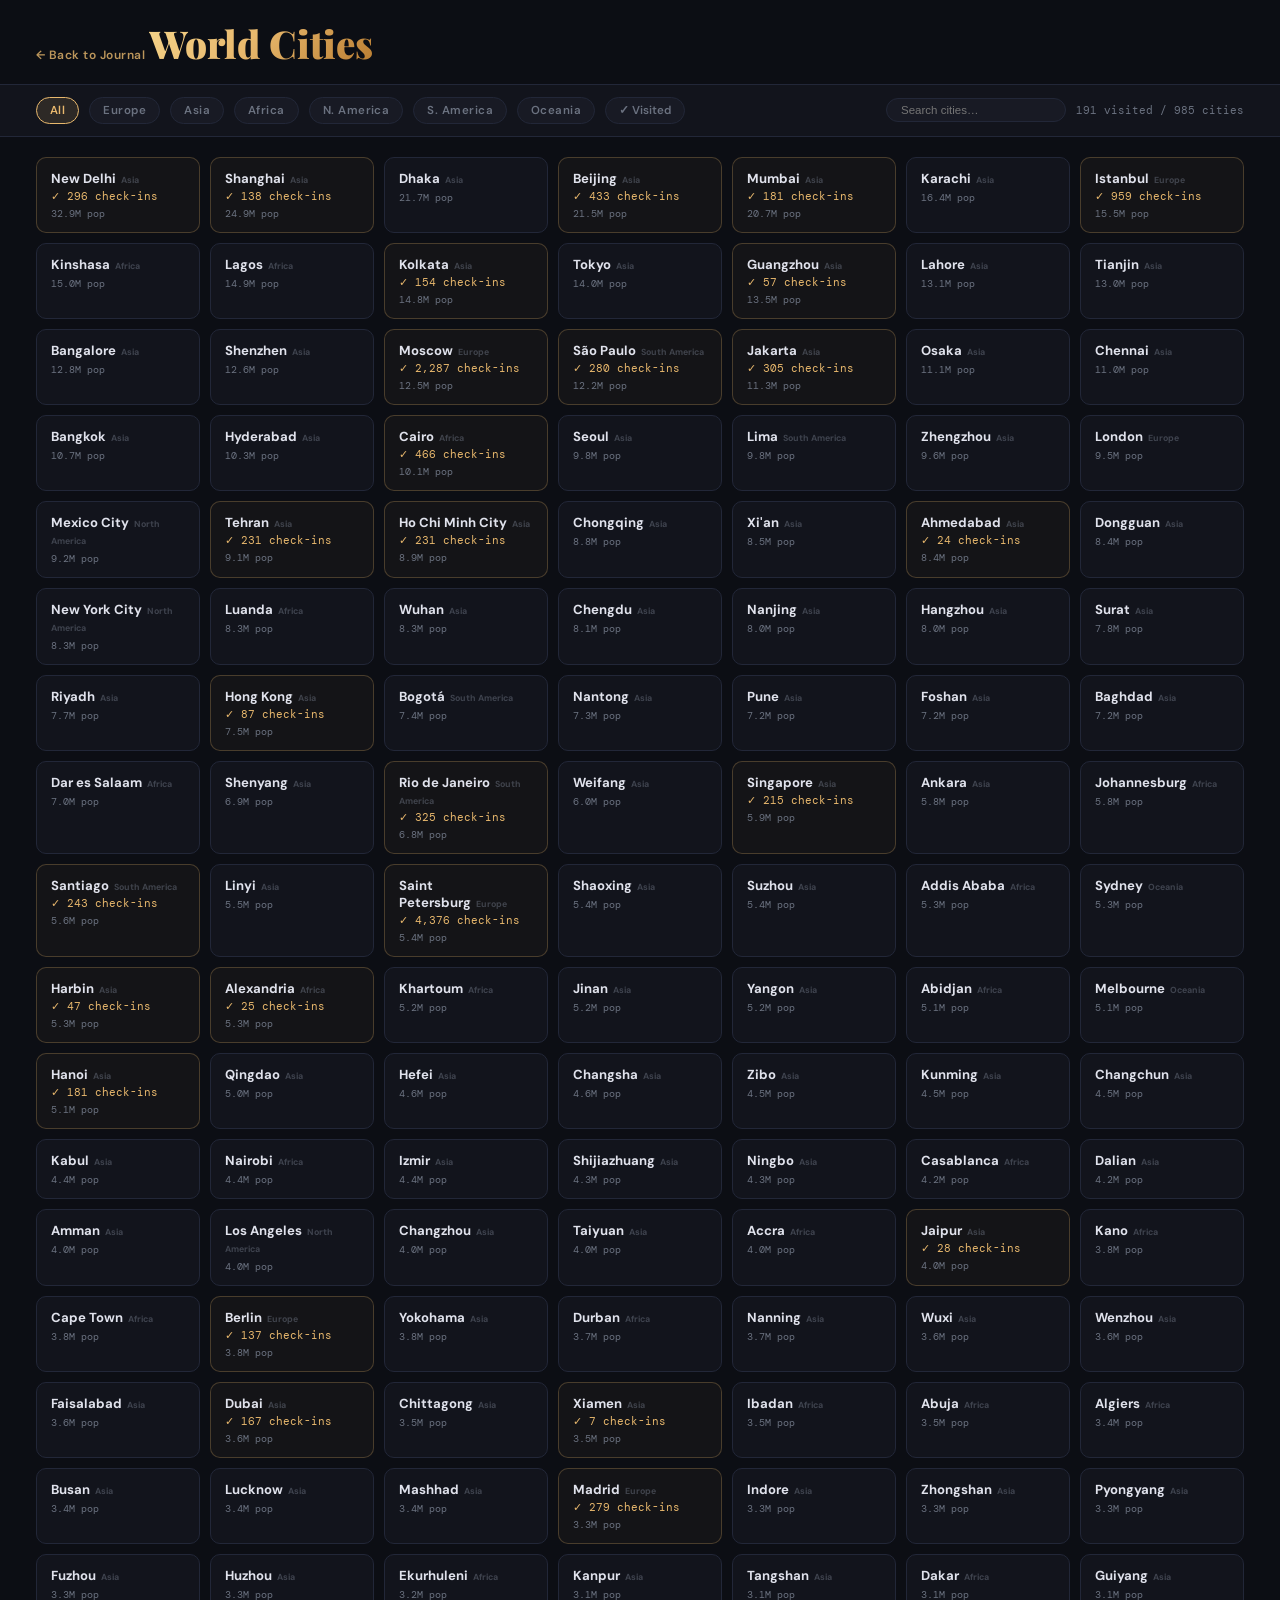
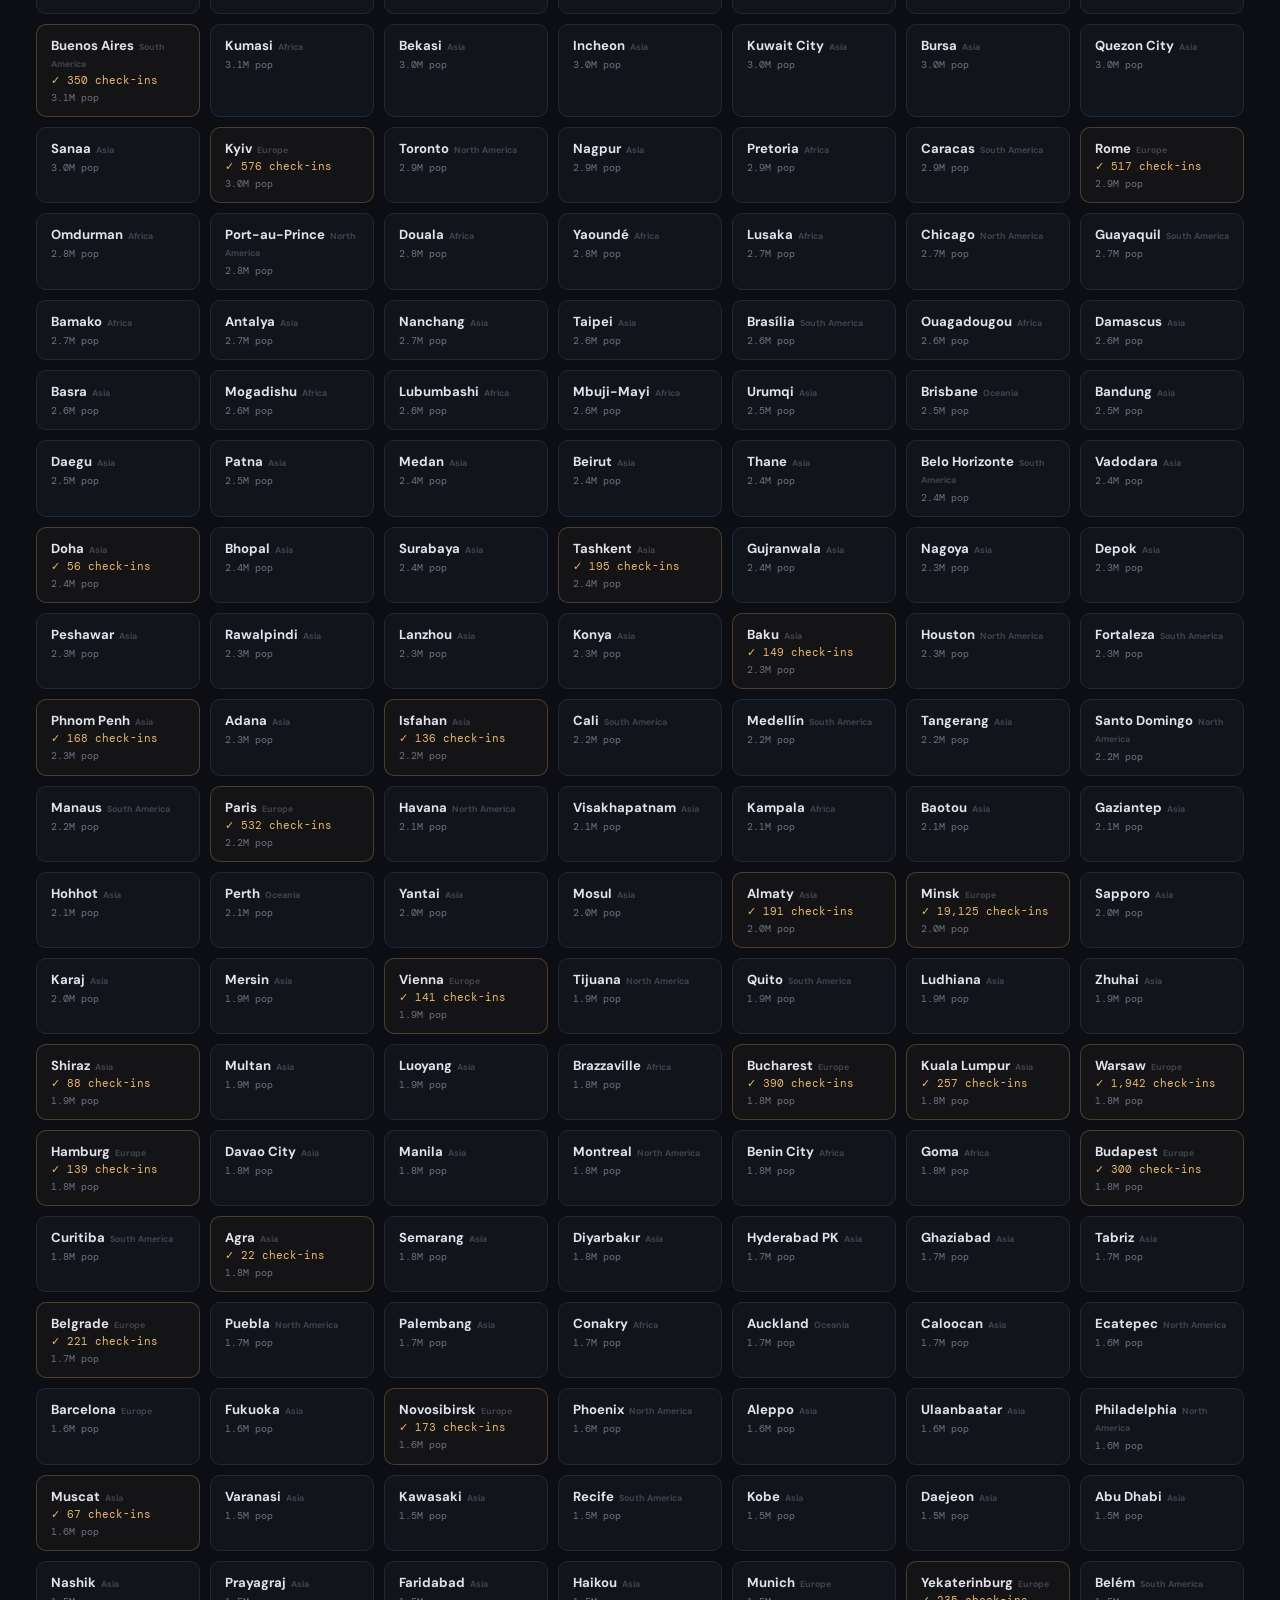
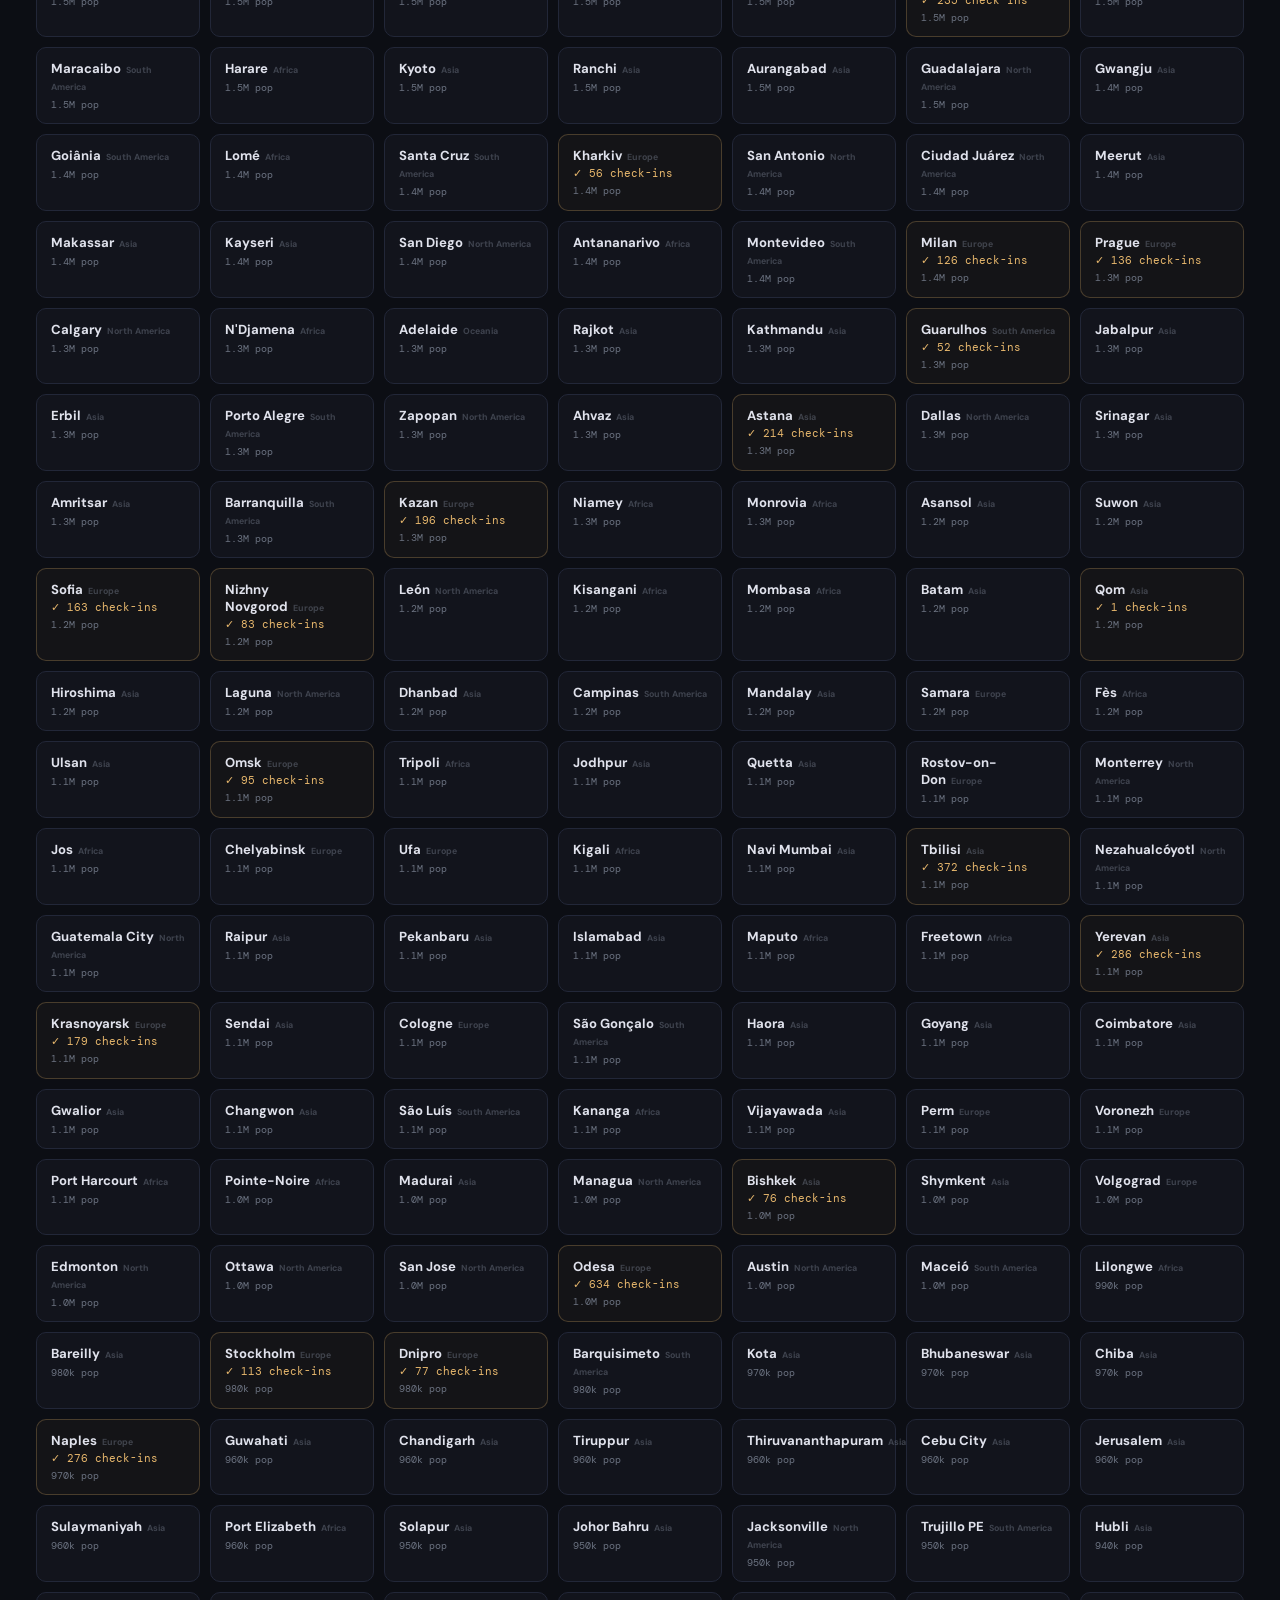
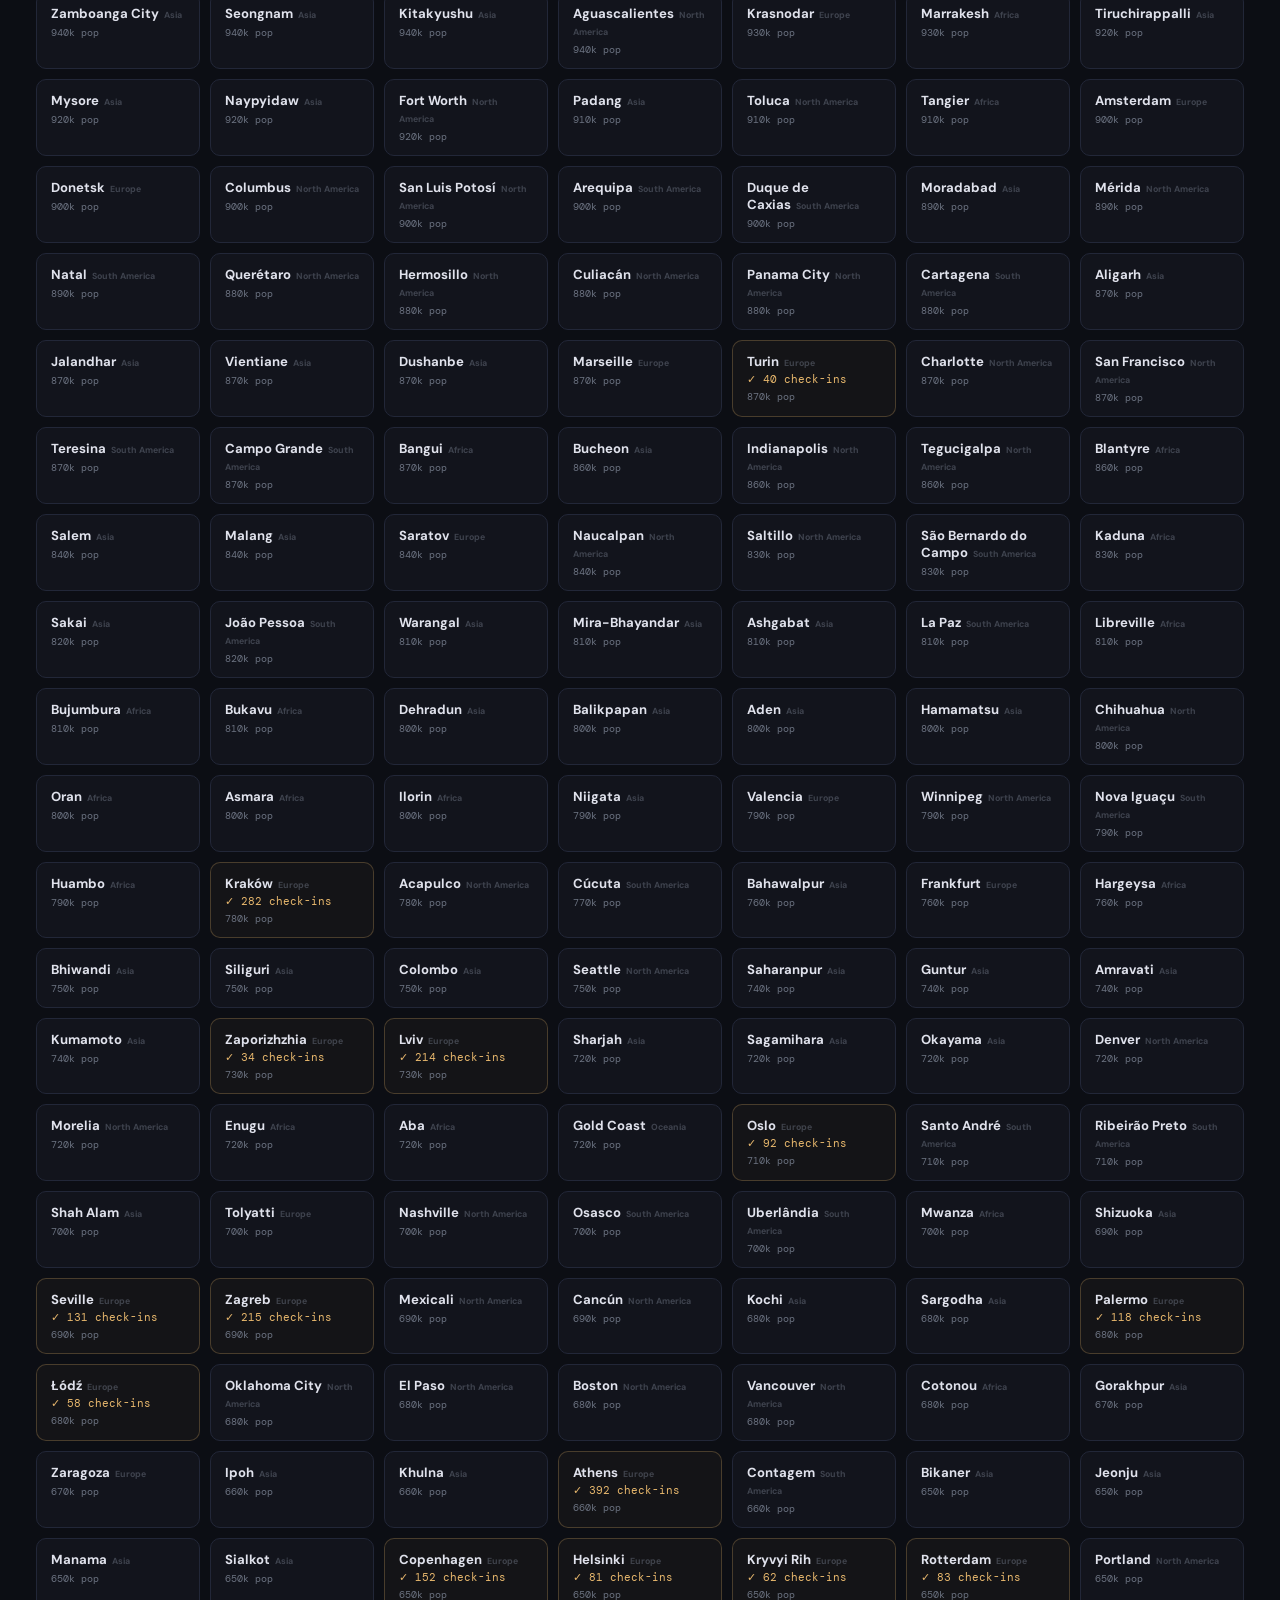
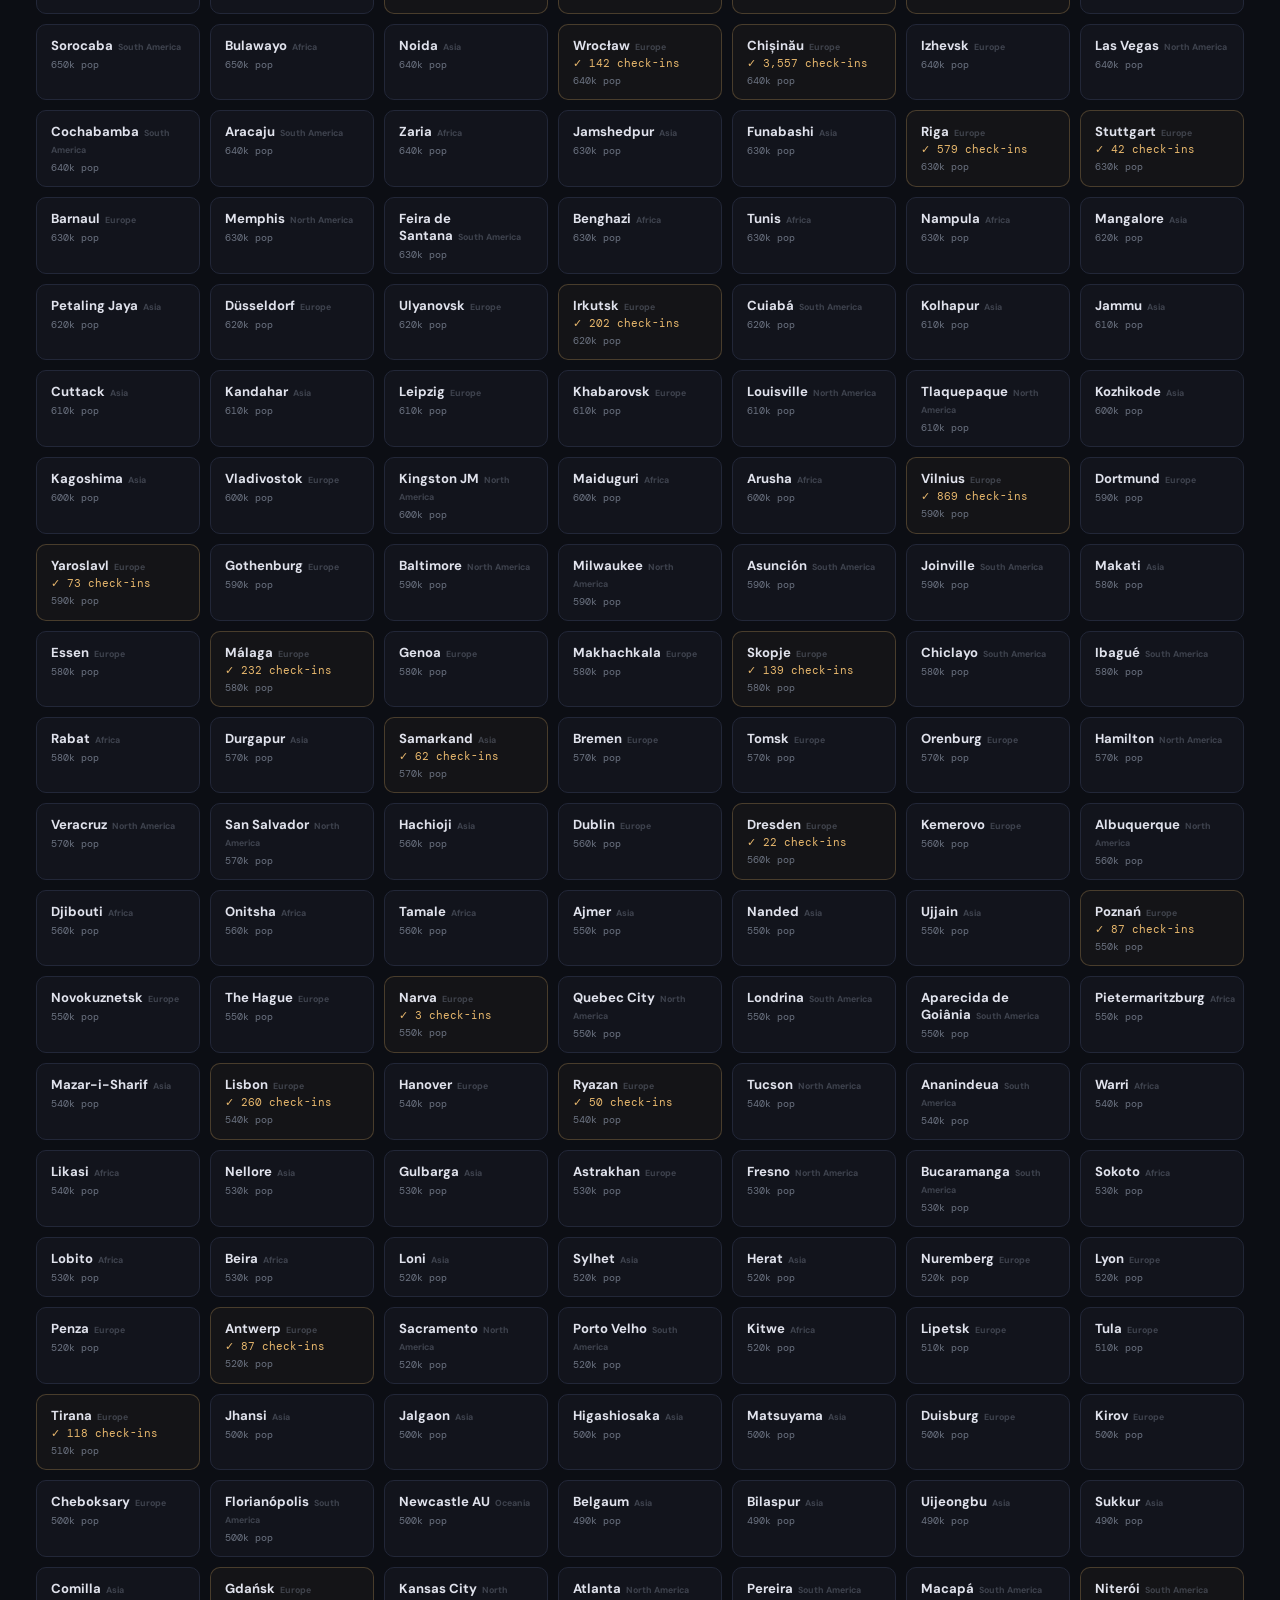
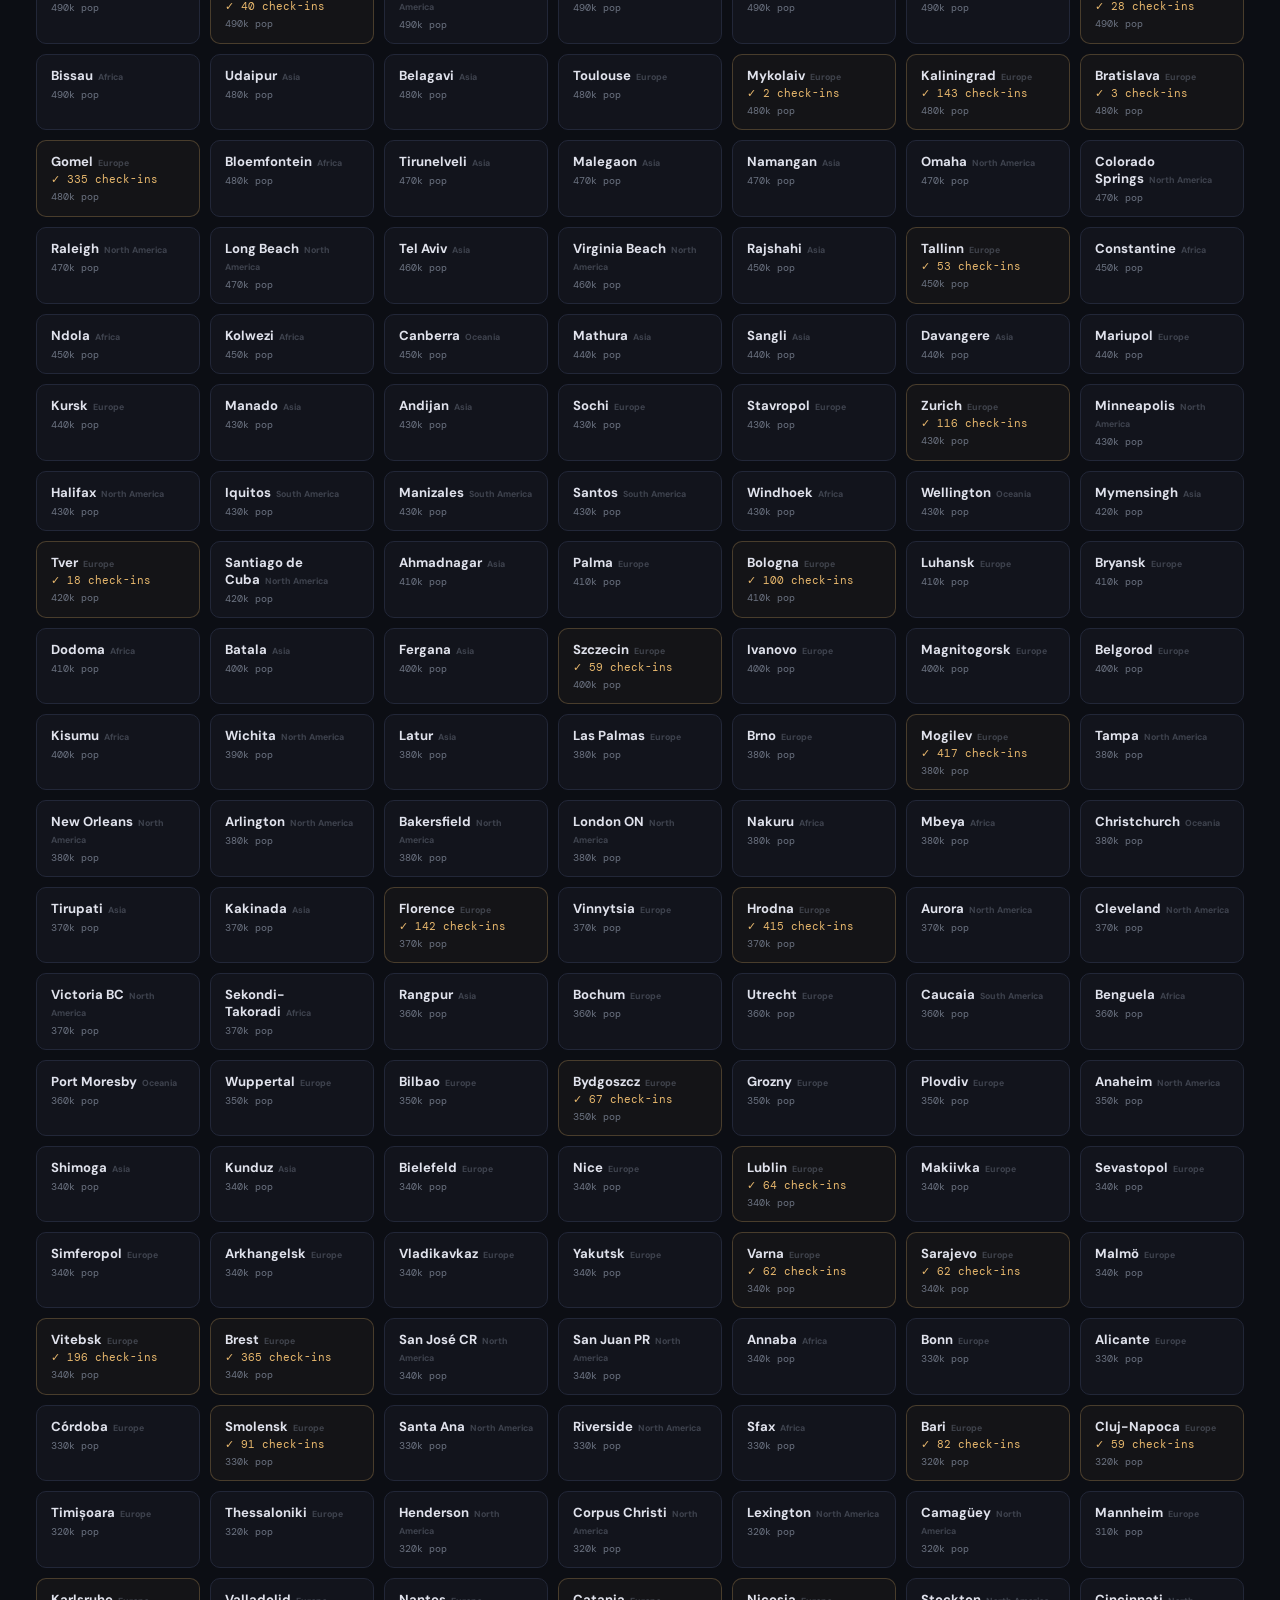
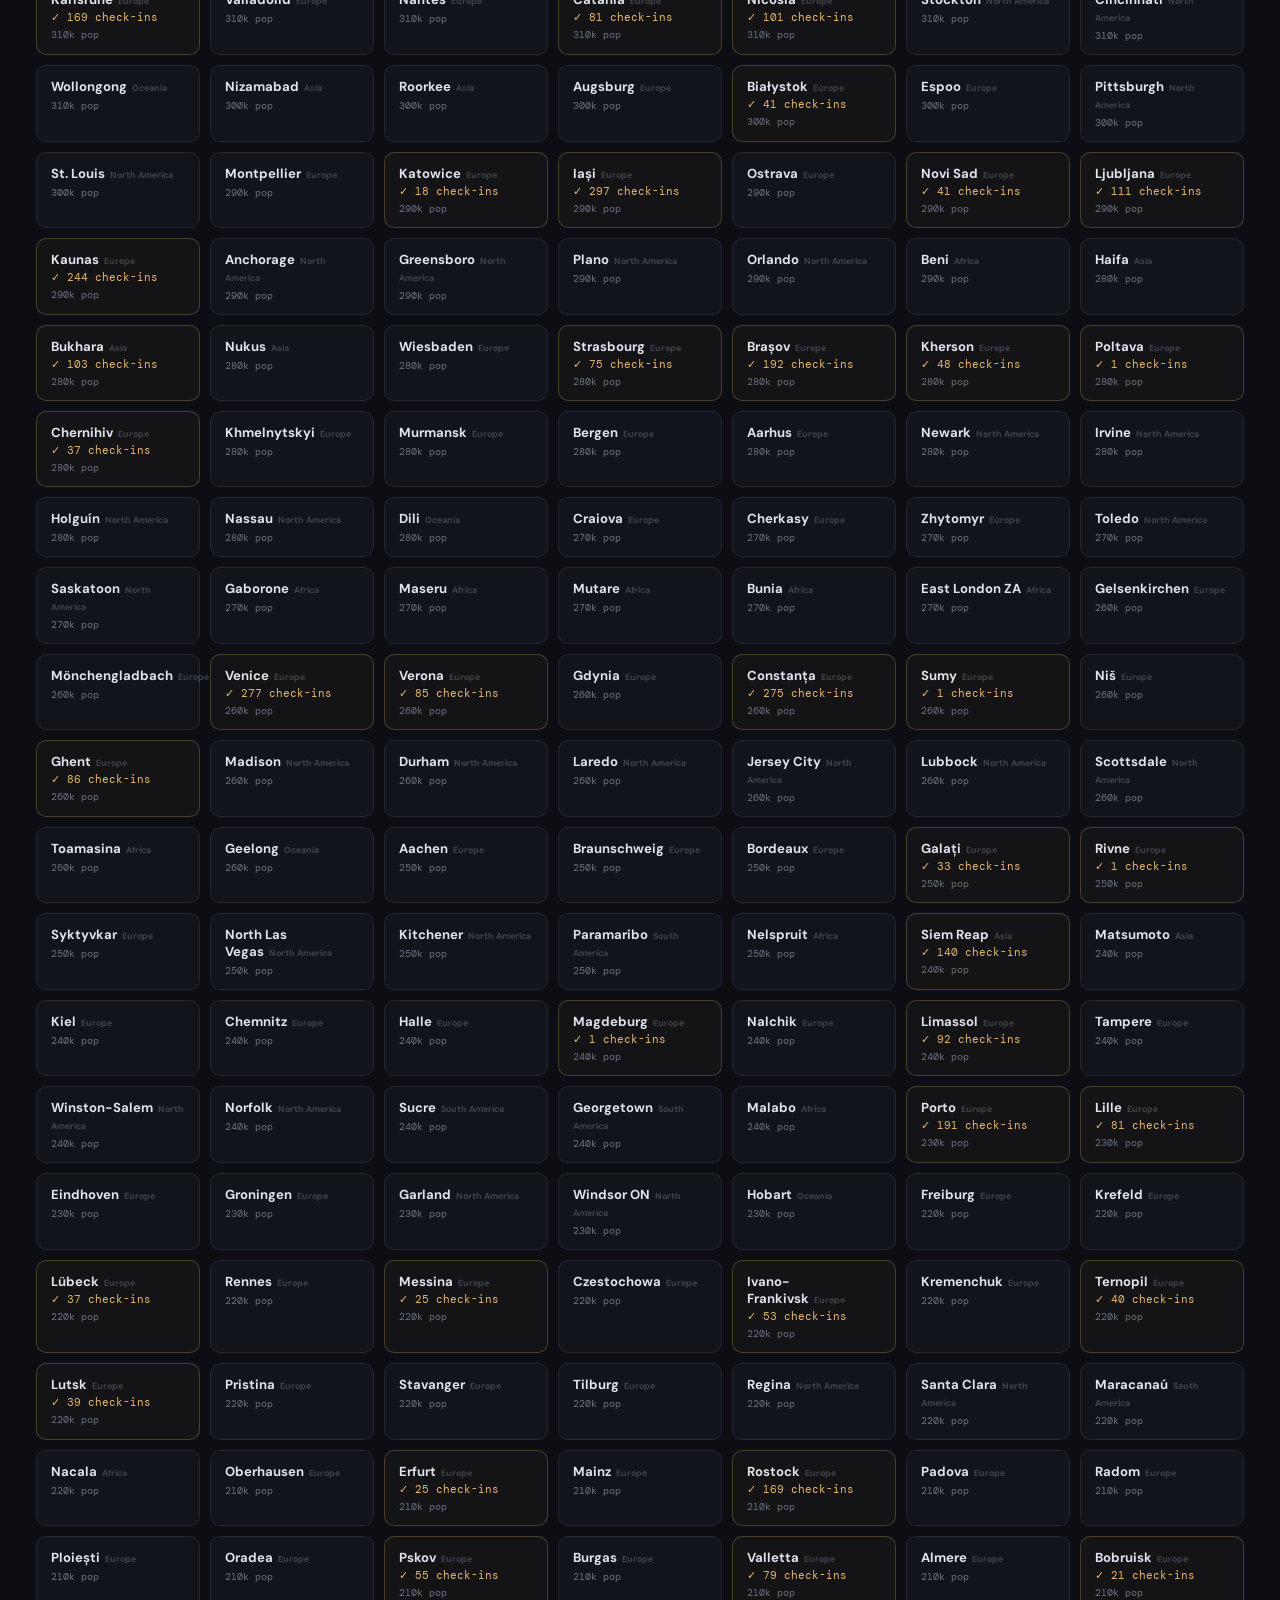
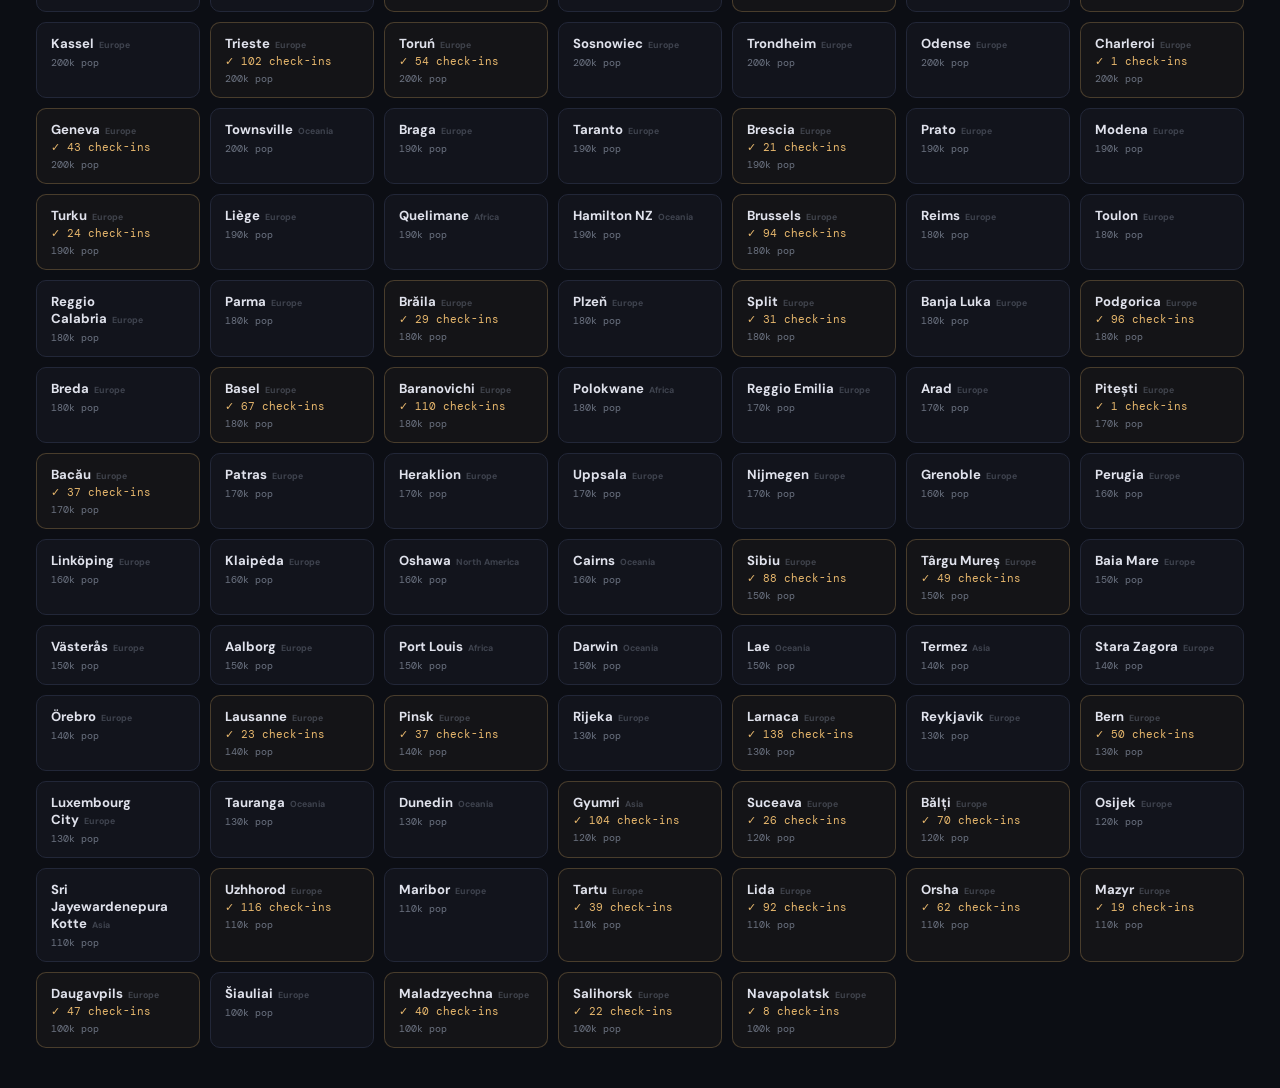
<file: world_cities.html>
<!DOCTYPE html>
<html lang="en">
<head>
<meta charset="UTF-8">
<meta name="viewport" content="width=device-width,initial-scale=1">
<title>World Cities · Check-in Journal</title>
<link rel="preconnect" href="https://fonts.googleapis.com">
<link href="https://fonts.googleapis.com/css2?family=Playfair+Display:wght@900&family=DM+Sans:wght@400;600&family=DM+Mono&display=swap" rel="stylesheet">
<style>
:root{--bg:#0c0e14;--card:#12141c;--card2:#181a24;--border:#222738;--text:#e0e2ec;--muted:#6b7280;--gold:#e8b86d;--teal:#4ec9b0;}
*{box-sizing:border-box;margin:0;padding:0;}
body{background:var(--bg);color:var(--text);font-family:'DM Sans',sans-serif;}
header{padding:20px 36px 14px;border-bottom:1px solid var(--border);}
.back-link{color:var(--gold);text-decoration:none;font-size:.75rem;font-weight:600;opacity:.8;letter-spacing:.04em;display:inline-block;margin-bottom:6px;}
.back-link:hover{opacity:1;}
header h1{font-family:'Playfair Display',serif;font-size:clamp(1.6rem,3vw,2.4rem);font-weight:900;line-height:1.1;background:linear-gradient(130deg,#f5d48a 0%,#e8b86d 45%,#b97c30 100%);-webkit-background-clip:text;-webkit-text-fill-color:transparent;background-clip:text;padding:.05em 0 .15em;display:inline-block;}
.controls{display:flex;align-items:center;gap:10px;flex-wrap:wrap;padding:12px 36px;border-bottom:1px solid var(--border);background:var(--card);position:sticky;top:0;z-index:50;}
.pill{background:var(--card2);border:1px solid var(--border);border-radius:20px;padding:5px 13px;font-size:.72rem;font-weight:600;cursor:pointer;transition:all .15s;color:var(--muted);letter-spacing:.04em;}
.pill.active{background:rgba(232,184,109,.12);border-color:var(--gold);color:var(--gold);}
.pill:hover{border-color:rgba(232,184,109,.4);color:var(--text);}
.visited-tog{display:flex;align-items:center;gap:7px;cursor:pointer;font-size:.72rem;font-weight:600;color:var(--muted);padding:5px 13px;border:1px solid var(--border);border-radius:20px;background:var(--card2);transition:all .15s;}
.visited-tog.on{background:rgba(232,184,109,.12);border-color:var(--gold);color:var(--gold);}
.search-box{background:var(--card2);border:1px solid var(--border);border-radius:20px;padding:5px 14px;color:var(--text);font-size:.72rem;outline:none;margin-left:auto;width:180px;}
.search-box:focus{border-color:var(--gold);}
.count-badge{font-size:.68rem;color:var(--muted);font-family:'DM Mono',monospace;white-space:nowrap;}
.grid{display:grid;grid-template-columns:repeat(auto-fill,minmax(160px,1fr));gap:10px;padding:20px 36px 40px;}
.city-card{background:var(--card);border:1px solid var(--border);border-radius:10px;padding:12px 14px;transition:border-color .15s;}
.city-card.visited{background:rgba(232,184,109,.04);border-color:rgba(232,184,109,.25);}
.city-card:hover{border-color:rgba(232,184,109,.5);}
.city-name{font-size:.82rem;font-weight:700;color:var(--text);margin-bottom:2px;}
.city-country{font-size:.64rem;color:var(--muted);}
.city-pop{font-size:.60rem;font-family:'DM Mono',monospace;color:var(--muted);margin-top:4px;}
.city-cnt{font-size:.68rem;font-family:'DM Mono',monospace;color:var(--gold);margin-top:2px;}
.cont-header{grid-column:1/-1;font-size:.62rem;text-transform:uppercase;letter-spacing:.14em;color:var(--gold);padding:8px 0 4px;border-bottom:1px solid var(--border);margin-top:8px;}
.no-results{grid-column:1/-1;text-align:center;padding:60px;color:var(--muted);font-size:.85rem;}
@media(max-width:600px){.grid{padding:12px;gap:8px;}.controls{padding:10px 12px;}}
</style>
</head>
<body>
<header>
  <a class="back-link" href="index.html">← Back to Journal</a>
  <h1>World Cities</h1>
</header>
<div class="controls" id="controls">
  <div class="pill active" onclick="filterCont('ALL',this)">All</div>
  <div class="pill" onclick="filterCont('EU',this)">Europe</div>
  <div class="pill" onclick="filterCont('AS',this)">Asia</div>
  <div class="pill" onclick="filterCont('AF',this)">Africa</div>
  <div class="pill" onclick="filterCont('NA',this)">N. America</div>
  <div class="pill" onclick="filterCont('SA',this)">S. America</div>
  <div class="pill" onclick="filterCont('OC',this)">Oceania</div>
  <div class="visited-tog" id="visitedTog" onclick="toggleVisited(this)">✓ Visited</div>
  <input class="search-box" id="srch" type="text" placeholder="Search cities…" oninput="doSearch(this.value)">
  <span class="count-badge" id="countBadge"></span>
</div>
<div class="grid" id="grid"></div>
<script>
const WC=[["Tokyo",35.689,139.692,13.96,"AS"],["Delhi",28.661,77.241,32.94,"AS"],["Shanghai",31.228,121.474,24.87,"AS"],["Dhaka",23.723,90.409,21.74,"AS"],["Mumbai",19.082,72.874,20.67,"AS"],["Beijing",39.929,116.388,21.54,"AS"],["Osaka",34.694,135.502,11.12,"AS"],["Karachi",24.861,67.01,16.45,"AS"],["Chongqing",29.563,106.551,8.85,"AS"],["Istanbul",41.013,28.977,15.46,"EU"],["Kolkata",22.563,88.363,14.85,"AS"],["Guangzhou",23.129,113.264,13.5,"AS"],["Tianjin",39.343,117.361,13.0,"AS"],["Lahore",31.558,74.352,13.1,"AS"],["Bangalore",12.977,77.591,12.76,"AS"],["Shenzhen",22.543,114.058,12.59,"AS"],["Jakarta",6.211,106.845,11.25,"AS"],["Chennai",13.082,80.273,10.97,"AS"],["Hyderabad",17.385,78.487,10.27,"AS"],["Wuhan",30.593,114.305,8.26,"AS"],["Ahmedabad",23.033,72.618,8.45,"AS"],["Chengdu",30.657,104.065,8.13,"AS"],["Nanjing",32.049,118.795,8.0,"AS"],["Tehran",35.694,51.422,9.13,"AS"],["Baghdad",33.341,44.401,7.16,"AS"],["Hong Kong",22.297,114.172,7.47,"AS"],["Riyadh",24.687,46.722,7.68,"AS"],["Singapore",1.352,103.82,5.92,"AS"],["Busan",35.101,129.03,3.41,"AS"],["Yangon",16.866,96.195,5.16,"AS"],["Taipei",25.047,121.517,2.65,"AS"],["Pyongyang",39.019,125.738,3.26,"AS"],["Ho Chi Minh City",10.762,106.66,8.95,"AS"],["Hanoi",21.028,105.804,5.07,"AS"],["Bangkok",13.754,100.502,10.72,"AS"],["Kabul",34.528,69.172,4.44,"AS"],["Yokohama",35.444,139.638,3.76,"AS"],["Nagoya",35.181,136.906,2.33,"AS"],["Sapporo",43.062,141.354,1.97,"AS"],["Kyoto",35.012,135.768,1.47,"AS"],["Seoul",37.566,126.978,9.78,"AS"],["Surat",21.195,72.83,7.8,"AS"],["Pune",18.524,73.856,7.24,"AS"],["Jaipur",26.912,75.789,3.95,"AS"],["Lucknow",26.85,80.95,3.38,"AS"],["Kanpur",26.449,80.331,3.14,"AS"],["Nagpur",21.146,79.088,2.92,"AS"],["Indore",22.719,75.857,3.3,"AS"],["Thane",19.197,72.972,2.41,"AS"],["Bhopal",23.259,77.413,2.37,"AS"],["Visakhapatnam",17.686,83.218,2.12,"AS"],["Patna",25.612,85.143,2.47,"AS"],["Vadodara",22.307,73.181,2.39,"AS"],["Ghaziabad",28.67,77.454,1.73,"AS"],["Ludhiana",30.901,75.857,1.9,"AS"],["Agra",27.18,78.016,1.76,"AS"],["Nashik",19.998,73.79,1.49,"AS"],["Rajkot",22.307,70.802,1.33,"AS"],["Meerut",29.001,77.706,1.42,"AS"],["Varanasi",25.321,83.001,1.54,"AS"],["Srinagar",34.083,74.797,1.27,"AS"],["Aurangabad",19.877,75.342,1.46,"AS"],["Dhanbad",23.795,86.43,1.19,"AS"],["Amritsar",31.634,74.873,1.27,"AS"],["Prayagraj",25.447,81.846,1.49,"AS"],["Ranchi",23.36,85.334,1.47,"AS"],["Haora",22.575,88.325,1.07,"AS"],["Faridabad",28.408,77.317,1.49,"AS"],["Guwahati",26.181,91.751,0.96,"AS"],["Coimbatore",11.002,76.967,1.06,"AS"],["Vijayawada",16.514,80.632,1.05,"AS"],["Jodhpur",26.292,73.017,1.14,"AS"],["Madurai",9.925,78.12,1.03,"AS"],["Raipur",21.25,81.633,1.1,"AS"],["Kota",25.18,75.839,0.97,"AS"],["Chandigarh",30.741,76.779,0.96,"AS"],["Gwalior",26.219,78.183,1.06,"AS"],["Jabalpur",23.167,79.934,1.32,"AS"],["Tiruchirappalli",10.805,78.687,0.92,"AS"],["Hubli",15.349,75.135,0.94,"AS"],["Bareilly",28.347,79.416,0.98,"AS"],["Mysore",12.297,76.639,0.92,"AS"],["Aligarh",27.882,78.079,0.87,"AS"],["Moradabad",28.839,78.776,0.89,"AS"],["Tiruppur",11.108,77.341,0.96,"AS"],["Jalandhar",31.326,75.576,0.87,"AS"],["Bhubaneswar",20.296,85.825,0.97,"AS"],["Salem",11.664,78.146,0.84,"AS"],["Warangal",17.977,79.6,0.81,"AS"],["Mira-Bhayandar",19.286,72.854,0.81,"AS"],["Thiruvananthapuram",8.482,76.919,0.96,"AS"],["Bhiwandi",19.296,73.06,0.75,"AS"],["Saharanpur",29.968,77.546,0.74,"AS"],["Gorakhpur",26.761,83.367,0.67,"AS"],["Guntur",16.301,80.457,0.74,"AS"],["Bikaner",28.018,73.313,0.65,"AS"],["Noida",28.535,77.391,0.64,"AS"],["Amravati",20.932,77.775,0.74,"AS"],["Navi Mumbai",19.033,73.029,1.12,"AS"],["Kolhapur",16.705,74.243,0.61,"AS"],["Solapur",17.686,75.908,0.95,"AS"],["Mangalore",12.914,74.856,0.62,"AS"],["Dehradun",30.324,78.034,0.8,"AS"],["Ajmer",26.453,74.637,0.55,"AS"],["Jamshedpur",22.805,86.203,0.63,"AS"],["Udaipur",24.571,73.693,0.48,"AS"],["Belgaum",15.85,74.497,0.49,"AS"],["Kochi",9.931,76.267,0.68,"AS"],["Siliguri",26.717,88.427,0.75,"AS"],["Nellore",14.443,79.987,0.53,"AS"],["Tirunelveli",8.729,77.702,0.47,"AS"],["Jammu",32.73,74.87,0.61,"AS"],["Kozhikode",11.259,75.78,0.6,"AS"],["Cuttack",20.462,85.883,0.61,"AS"],["Ahmadnagar",19.095,74.738,0.41,"AS"],["Loni",28.753,77.288,0.52,"AS"],["Mathura",27.492,77.674,0.44,"AS"],["Sangli",16.857,74.578,0.44,"AS"],["Davangere",14.464,75.919,0.44,"AS"],["Nanded",19.161,77.309,0.55,"AS"],["Batala",31.818,75.207,0.4,"AS"],["Jhansi",25.448,78.569,0.5,"AS"],["Durgapur",23.481,87.318,0.57,"AS"],["Asansol",23.683,86.983,1.24,"AS"],["Tirupati",13.629,79.419,0.37,"AS"],["Malegaon",20.559,74.53,0.47,"AS"],["Gulbarga",17.329,76.82,0.53,"AS"],["Shimoga",13.93,75.568,0.34,"AS"],["Kakinada",16.939,82.247,0.37,"AS"],["Bilaspur",22.082,82.148,0.49,"AS"],["Nizamabad",18.672,78.094,0.3,"AS"],["Belagavi",15.858,74.508,0.48,"AS"],["Jalgaon",21.004,75.571,0.5,"AS"],["Ujjain",23.179,75.785,0.55,"AS"],["Latur",18.4,76.58,0.38,"AS"],["Roorkee",29.87,77.889,0.3,"AS"],["Xi'an",34.266,108.954,8.47,"AS"],["Harbin",45.803,126.534,5.28,"AS"],["Zhengzhou",34.747,113.625,9.59,"AS"],["Dalian",38.912,121.602,4.17,"AS"],["Qingdao",36.066,120.383,4.96,"AS"],["Jinan",36.668,116.997,5.17,"AS"],["Hangzhou",30.274,120.155,8.0,"AS"],["Suzhou",31.299,120.585,5.36,"AS"],["Shenyang",41.796,123.43,6.92,"AS"],["Changsha",28.228,112.939,4.56,"AS"],["Fuzhou",26.074,119.297,3.26,"AS"],["Kunming",25.046,102.706,4.5,"AS"],["Hefei",31.822,117.226,4.59,"AS"],["Nanchang",28.683,115.858,2.68,"AS"],["Shijiazhuang",38.042,114.503,4.3,"AS"],["Guiyang",26.647,106.63,3.1,"AS"],["Changchun",43.897,125.323,4.49,"AS"],["Taiyuan",37.873,112.549,3.96,"AS"],["Urumqi",43.826,87.617,2.53,"AS"],["Lanzhou",36.061,103.834,2.3,"AS"],["Nanning",22.82,108.32,3.7,"AS"],["Xiamen",24.479,118.079,3.53,"AS"],["Ningbo",29.87,121.544,4.27,"AS"],["Zhuhai",22.271,113.576,1.9,"AS"],["Foshan",23.021,113.121,7.19,"AS"],["Wenzhou",28.016,120.655,3.64,"AS"],["Nantong",31.973,120.889,7.28,"AS"],["Tangshan",39.624,118.194,3.14,"AS"],["Baotou",40.655,109.836,2.09,"AS"],["Hohhot",40.842,111.751,2.06,"AS"],["Yantai",37.464,121.449,2.01,"AS"],["Luoyang",34.68,112.447,1.86,"AS"],["Wuxi",31.569,120.301,3.65,"AS"],["Huzhou",30.869,120.093,3.26,"AS"],["Shaoxing",30.002,120.58,5.37,"AS"],["Haikou",20.044,110.199,1.49,"AS"],["Dongguan",23.018,113.745,8.4,"AS"],["Zhongshan",22.517,113.393,3.28,"AS"],["Zibo",36.813,118.055,4.53,"AS"],["Changzhou",31.794,119.974,3.97,"AS"],["Weifang",36.707,119.162,6.0,"AS"],["Linyi",35.067,118.357,5.46,"AS"],["Surabaya",-7.249,112.751,2.37,"AS"],["Medan",3.595,98.672,2.43,"AS"],["Bandung",-6.917,107.619,2.49,"AS"],["Makassar",-5.148,119.432,1.42,"AS"],["Palembang",-2.916,104.746,1.67,"AS"],["Tangerang",-6.178,106.63,2.2,"AS"],["Semarang",-6.967,110.416,1.76,"AS"],["Depok",-6.402,106.794,2.33,"AS"],["Bekasi",-6.235,106.992,3.04,"AS"],["Batam",1.135,104.024,1.2,"AS"],["Pekanbaru",0.507,101.448,1.1,"AS"],["Balikpapan",-1.262,116.831,0.8,"AS"],["Malang",-7.966,112.613,0.84,"AS"],["Padang",-0.948,100.355,0.91,"AS"],["Manado",1.479,124.843,0.43,"AS"],["Makati",14.55,121.032,0.58,"AS"],["Quezon City",14.676,121.044,2.96,"AS"],["Davao City",7.073,125.613,1.78,"AS"],["Caloocan",14.749,120.967,1.66,"AS"],["Cebu City",10.317,123.891,0.96,"AS"],["Zamboanga City",6.91,122.073,0.94,"AS"],["Manila",14.599,120.984,1.78,"AS"],["Phnom Penh",11.557,104.916,2.28,"AS"],["Siem Reap",13.362,103.86,0.24,"AS"],["Vientiane",17.966,102.6,0.87,"AS"],["Kuala Lumpur",3.147,101.695,1.81,"AS"],["Johor Bahru",1.465,103.759,0.95,"AS"],["Ipoh",4.598,101.077,0.66,"AS"],["Shah Alam",3.073,101.517,0.7,"AS"],["Petaling Jaya",3.107,101.607,0.62,"AS"],["Mandalay",21.978,96.085,1.17,"AS"],["Naypyidaw",19.745,96.129,0.92,"AS"],["Colombo",6.932,79.843,0.75,"AS"],["Sri Jayewardenepura Kotte",6.887,79.92,0.11,"AS"],["Kathmandu",27.717,85.316,1.33,"AS"],["Ulaanbaatar",47.906,106.883,1.59,"AS"],["Incheon",37.456,126.705,3.0,"AS"],["Daegu",35.87,128.602,2.49,"AS"],["Daejeon",36.351,127.385,1.5,"AS"],["Gwangju",35.157,126.851,1.45,"AS"],["Suwon",37.263,127.028,1.24,"AS"],["Ulsan",35.538,129.311,1.15,"AS"],["Changwon",35.228,128.682,1.06,"AS"],["Goyang",37.656,126.835,1.07,"AS"],["Seongnam",37.438,127.138,0.94,"AS"],["Bucheon",37.499,126.783,0.86,"AS"],["Uijeongbu",37.739,127.047,0.49,"AS"],["Jeonju",35.846,127.148,0.65,"AS"],["Dubai",25.205,55.271,3.62,"AS"],["Abu Dhabi",24.466,54.366,1.5,"AS"],["Sharjah",25.355,55.42,0.72,"AS"],["Kuwait City",29.37,47.978,2.99,"AS"],["Muscat",23.614,58.594,1.55,"AS"],["Doha",25.286,51.533,2.38,"AS"],["Manama",26.215,50.586,0.65,"AS"],["Amman",31.963,35.93,4.0,"AS"],["Beirut",33.889,35.495,2.42,"AS"],["Damascus",33.51,36.291,2.64,"AS"],["Aleppo",36.202,37.161,1.6,"AS"],["Jerusalem",31.769,35.216,0.96,"AS"],["Tel Aviv",32.086,34.789,0.46,"AS"],["Haifa",32.819,34.998,0.28,"AS"],["Ankara",39.921,32.854,5.8,"AS"],["Izmir",38.419,27.129,4.37,"AS"],["Bursa",40.183,29.065,2.97,"AS"],["Adana",36.993,35.33,2.27,"AS"],["Gaziantep",37.066,37.383,2.07,"AS"],["Konya",37.874,32.484,2.3,"AS"],["Antalya",36.886,30.699,2.69,"AS"],["Diyarbakır",37.914,40.23,1.76,"AS"],["Kayseri",38.732,35.487,1.4,"AS"],["Mersin",36.8,34.633,1.94,"AS"],["Sanaa",15.352,44.206,2.96,"AS"],["Aden",12.779,45.036,0.8,"AS"],["Sulaymaniyah",35.557,45.435,0.96,"AS"],["Erbil",36.191,44.009,1.32,"AS"],["Mosul",36.335,43.119,2.0,"AS"],["Basra",30.508,47.783,2.6,"AS"],["Tabriz",38.08,46.3,1.73,"AS"],["Isfahan",32.661,51.68,2.24,"AS"],["Mashhad",36.297,59.606,3.37,"AS"],["Karaj",35.832,51.0,1.97,"AS"],["Shiraz",29.619,52.558,1.87,"AS"],["Ahvaz",31.319,48.671,1.3,"AS"],["Qom",34.644,50.877,1.2,"AS"],["Faisalabad",31.418,73.079,3.64,"AS"],["Rawalpindi",33.6,73.041,2.31,"AS"],["Gujranwala",32.162,74.186,2.36,"AS"],["Peshawar",34.012,71.584,2.33,"AS"],["Multan",30.197,71.491,1.87,"AS"],["Hyderabad PK",25.396,68.374,1.74,"AS"],["Quetta",30.192,66.997,1.14,"AS"],["Islamabad",33.729,73.093,1.1,"AS"],["Sukkur",27.705,68.857,0.49,"AS"],["Sargodha",32.083,72.671,0.68,"AS"],["Bahawalpur",29.4,71.683,0.76,"AS"],["Sialkot",32.492,74.531,0.65,"AS"],["Chittagong",22.337,91.836,3.54,"AS"],["Sylhet",24.899,91.872,0.52,"AS"],["Khulna",22.845,89.568,0.66,"AS"],["Rajshahi",24.373,88.601,0.45,"AS"],["Comilla",23.458,91.189,0.49,"AS"],["Rangpur",25.744,89.275,0.36,"AS"],["Mymensingh",24.754,90.407,0.42,"AS"],["Tashkent",41.299,69.24,2.37,"AS"],["Samarkand",39.654,66.975,0.57,"AS"],["Almaty",43.25,76.944,2.0,"AS"],["Astana",51.18,71.446,1.3,"AS"],["Bishkek",42.871,74.595,1.02,"AS"],["Dushanbe",38.56,68.774,0.87,"AS"],["Ashgabat",37.951,58.38,0.81,"AS"],["Baku",40.409,49.867,2.3,"AS"],["Tbilisi",41.694,44.834,1.12,"AS"],["Yerevan",40.181,44.514,1.09,"AS"],["Shymkent",42.318,69.586,1.02,"AS"],["Bukhara",39.775,64.429,0.28,"AS"],["Andijan",40.783,72.344,0.43,"AS"],["Namangan",40.998,71.671,0.47,"AS"],["Fergana",40.387,71.787,0.4,"AS"],["Nukus",42.467,59.608,0.28,"AS"],["Termez",37.224,67.278,0.14,"AS"],["Mazar-i-Sharif",36.708,67.11,0.54,"AS"],["Kandahar",31.613,65.71,0.61,"AS"],["Herat",34.353,62.204,0.52,"AS"],["Kunduz",36.73,68.867,0.34,"AS"],["Gyumri",40.793,43.847,0.12,"AS"],["Hiroshima",34.386,132.455,1.2,"AS"],["Fukuoka",33.606,130.418,1.62,"AS"],["Kawasaki",35.521,139.717,1.54,"AS"],["Kobe",34.691,135.195,1.52,"AS"],["Sendai",38.268,140.869,1.08,"AS"],["Kitakyushu",33.884,130.882,0.94,"AS"],["Sagamihara",35.577,139.372,0.72,"AS"],["Chiba",35.604,140.124,0.97,"AS"],["Sakai",34.573,135.483,0.82,"AS"],["Niigata",37.916,139.036,0.79,"AS"],["Hamamatsu",34.711,137.726,0.8,"AS"],["Kumamoto",32.791,130.742,0.74,"AS"],["Shizuoka",34.977,138.383,0.69,"AS"],["Okayama",34.655,133.919,0.72,"AS"],["Funabashi",35.694,139.983,0.63,"AS"],["Kagoshima",31.596,130.557,0.6,"AS"],["Hachioji",35.666,139.316,0.56,"AS"],["Higashiosaka",34.679,135.601,0.5,"AS"],["Matsuyama",33.839,132.766,0.5,"AS"],["Matsumoto",36.238,137.972,0.24,"AS"],["Moscow",55.751,37.618,12.5,"EU"],["London",51.507,-0.128,9.54,"EU"],["Paris",48.857,2.352,2.16,"EU"],["Madrid",40.417,-3.7,3.34,"EU"],["Barcelona",41.385,2.173,1.64,"EU"],["Rome",41.897,12.482,2.87,"EU"],["Berlin",52.52,13.405,3.77,"EU"],["Warsaw",52.23,21.012,1.79,"EU"],["Vienna",48.21,16.37,1.93,"EU"],["Hamburg",53.55,10.0,1.79,"EU"],["Bucharest",44.432,26.103,1.82,"EU"],["Budapest",47.498,19.04,1.77,"EU"],["Milan",45.465,9.19,1.36,"EU"],["Munich",48.137,11.576,1.49,"EU"],["Prague",50.088,14.42,1.34,"EU"],["Sofia",42.698,23.322,1.24,"EU"],["Brussels",50.85,4.35,0.18,"EU"],["Stockholm",59.333,18.065,0.98,"EU"],["Athens",37.984,23.728,0.66,"EU"],["Amsterdam",52.374,4.898,0.9,"EU"],["Cologne",50.938,6.96,1.08,"EU"],["Saint Petersburg",59.957,30.308,5.38,"EU"],["Lisbon",38.717,-9.139,0.54,"EU"],["Oslo",59.913,10.739,0.71,"EU"],["Copenhagen",55.676,12.568,0.65,"EU"],["Dublin",53.333,-6.249,0.56,"EU"],["Helsinki",60.169,24.938,0.65,"EU"],["Minsk",53.902,27.562,2.0,"EU"],["Riga",56.946,24.106,0.63,"EU"],["Vilnius",54.687,25.28,0.59,"EU"],["Tallinn",59.437,24.745,0.45,"EU"],["Kyiv",50.45,30.524,2.96,"EU"],["Frankfurt",50.11,8.682,0.76,"EU"],["Stuttgart",48.778,9.18,0.63,"EU"],["Düsseldorf",51.227,6.773,0.62,"EU"],["Dortmund",51.514,7.465,0.59,"EU"],["Essen",51.455,7.012,0.58,"EU"],["Leipzig",51.34,12.374,0.61,"EU"],["Bremen",53.079,8.801,0.57,"EU"],["Dresden",51.05,13.738,0.56,"EU"],["Hanover",52.374,9.738,0.54,"EU"],["Nuremberg",49.453,11.077,0.52,"EU"],["Duisburg",51.434,6.762,0.5,"EU"],["Bochum",51.482,7.222,0.36,"EU"],["Wuppertal",51.257,7.149,0.35,"EU"],["Bielefeld",52.021,8.532,0.34,"EU"],["Bonn",50.733,7.099,0.33,"EU"],["Mannheim",49.487,8.466,0.31,"EU"],["Karlsruhe",49.007,8.404,0.31,"EU"],["Augsburg",48.371,10.898,0.3,"EU"],["Wiesbaden",50.083,8.24,0.28,"EU"],["Gelsenkirchen",51.518,7.088,0.26,"EU"],["Mönchengladbach",51.195,6.438,0.26,"EU"],["Aachen",50.776,6.084,0.25,"EU"],["Braunschweig",52.267,10.527,0.25,"EU"],["Kiel",54.323,10.135,0.24,"EU"],["Chemnitz",50.833,12.917,0.24,"EU"],["Halle",51.483,11.967,0.24,"EU"],["Magdeburg",52.12,11.627,0.24,"EU"],["Freiburg",47.999,7.842,0.22,"EU"],["Krefeld",51.338,6.586,0.22,"EU"],["Lübeck",53.866,10.686,0.22,"EU"],["Oberhausen",51.47,6.852,0.21,"EU"],["Erfurt",50.978,11.032,0.21,"EU"],["Mainz",49.999,8.274,0.21,"EU"],["Rostock",54.088,12.14,0.21,"EU"],["Kassel",51.312,9.479,0.2,"EU"],["Seville",37.393,-5.994,0.69,"EU"],["Zaragoza",41.649,-0.887,0.67,"EU"],["Valencia",39.47,-0.376,0.79,"EU"],["Málaga",36.721,-4.421,0.58,"EU"],["Bilbao",43.263,-2.935,0.35,"EU"],["Alicante",38.345,-0.483,0.33,"EU"],["Córdoba",37.888,-4.779,0.33,"EU"],["Valladolid",41.652,-4.724,0.31,"EU"],["Palma",39.572,2.645,0.41,"EU"],["Las Palmas",28.124,-15.437,0.38,"EU"],["Porto",41.149,-8.611,0.23,"EU"],["Braga",41.55,-8.42,0.19,"EU"],["Lyon",45.748,4.847,0.52,"EU"],["Marseille",43.296,5.381,0.87,"EU"],["Toulouse",43.605,1.444,0.48,"EU"],["Nice",43.71,7.262,0.34,"EU"],["Nantes",47.218,-1.554,0.31,"EU"],["Strasbourg",48.584,7.745,0.28,"EU"],["Montpellier",43.611,3.877,0.29,"EU"],["Bordeaux",44.837,-0.579,0.25,"EU"],["Rennes",48.113,-1.679,0.22,"EU"],["Reims",49.258,4.032,0.18,"EU"],["Lille",50.631,3.057,0.23,"EU"],["Toulon",43.124,5.928,0.18,"EU"],["Grenoble",45.188,5.724,0.16,"EU"],["Turin",45.071,7.687,0.87,"EU"],["Naples",40.853,14.268,0.97,"EU"],["Palermo",38.116,13.362,0.68,"EU"],["Genoa",44.411,8.933,0.58,"EU"],["Bologna",44.494,11.343,0.41,"EU"],["Florence",43.77,11.248,0.37,"EU"],["Catania",37.502,15.087,0.31,"EU"],["Venice",45.441,12.316,0.26,"EU"],["Verona",45.438,10.993,0.26,"EU"],["Bari",41.125,16.867,0.32,"EU"],["Messina",38.192,15.556,0.22,"EU"],["Padova",45.407,11.876,0.21,"EU"],["Trieste",45.649,13.777,0.2,"EU"],["Taranto",40.464,17.247,0.19,"EU"],["Brescia",45.54,10.224,0.19,"EU"],["Reggio Calabria",38.111,15.661,0.18,"EU"],["Prato",43.879,11.097,0.19,"EU"],["Modena",44.647,10.926,0.19,"EU"],["Reggio Emilia",44.699,10.638,0.17,"EU"],["Parma",44.801,10.328,0.18,"EU"],["Perugia",43.112,12.389,0.16,"EU"],["Krakow",50.062,19.945,0.78,"EU"],["Łódź",51.759,19.455,0.68,"EU"],["Wrocław",51.107,17.038,0.64,"EU"],["Poznań",52.406,16.925,0.55,"EU"],["Gdańsk",54.352,18.647,0.49,"EU"],["Szczecin",53.428,14.553,0.4,"EU"],["Bydgoszcz",53.123,18.009,0.35,"EU"],["Lublin",51.247,22.568,0.34,"EU"],["Katowice",50.259,19.022,0.29,"EU"],["Białystok",53.132,23.162,0.3,"EU"],["Gdynia",54.518,18.53,0.26,"EU"],["Czestochowa",50.811,19.12,0.22,"EU"],["Radom",51.403,21.147,0.21,"EU"],["Toruń",53.014,18.598,0.2,"EU"],["Sosnowiec",50.286,19.104,0.2,"EU"],["Cluj-Napoca",46.77,23.59,0.32,"EU"],["Timișoara",45.749,21.208,0.32,"EU"],["Iași",47.157,27.59,0.29,"EU"],["Constanța",44.181,28.636,0.26,"EU"],["Craiova",44.332,23.797,0.27,"EU"],["Brașov",45.651,25.609,0.28,"EU"],["Galați",45.436,28.052,0.25,"EU"],["Ploiești",44.936,26.019,0.21,"EU"],["Oradea",47.046,21.918,0.21,"EU"],["Brăila",45.269,27.957,0.18,"EU"],["Arad",46.167,21.312,0.17,"EU"],["Pitești",44.856,24.87,0.17,"EU"],["Sibiu",45.791,24.152,0.15,"EU"],["Bacău",46.567,26.917,0.17,"EU"],["Târgu Mureș",46.545,24.558,0.15,"EU"],["Baia Mare",47.657,23.568,0.15,"EU"],["Suceava",47.634,26.252,0.12,"EU"],["Chișinău",47.025,28.832,0.64,"EU"],["Bălți",47.762,27.93,0.12,"EU"],["Kharkiv",49.98,36.253,1.43,"EU"],["Odessa",46.48,30.723,1.0,"EU"],["Dnipro",48.467,35.05,0.98,"EU"],["Donetsk",48.015,37.803,0.9,"EU"],["Zaporizhzhia",47.838,35.146,0.73,"EU"],["Lviv",49.84,24.03,0.73,"EU"],["Kryvyi Rih",47.908,33.354,0.65,"EU"],["Mykolaiv",46.976,31.992,0.48,"EU"],["Mariupol",47.097,37.543,0.44,"EU"],["Luhansk",48.574,39.308,0.41,"EU"],["Vinnytsia",49.233,28.468,0.37,"EU"],["Makiivka",48.049,37.986,0.34,"EU"],["Sevastopol",44.602,33.527,0.34,"EU"],["Simferopol",44.952,34.102,0.34,"EU"],["Kherson",46.636,32.617,0.28,"EU"],["Poltava",49.592,34.541,0.28,"EU"],["Chernihiv",51.5,31.285,0.28,"EU"],["Cherkasy",49.445,32.061,0.27,"EU"],["Zhytomyr",50.255,28.659,0.27,"EU"],["Sumy",50.912,34.8,0.26,"EU"],["Rivne",50.62,26.252,0.25,"EU"],["Ivano-Frankivsk",48.924,24.711,0.22,"EU"],["Kremenchuk",49.067,33.415,0.22,"EU"],["Ternopil",49.554,25.594,0.22,"EU"],["Lutsk",50.747,25.325,0.22,"EU"],["Khmelnytskyi",49.423,26.997,0.28,"EU"],["Uzhhorod",48.619,22.295,0.11,"EU"],["Novosibirsk",55.028,82.921,1.62,"EU"],["Yekaterinburg",56.838,60.6,1.49,"EU"],["Samara",53.203,50.15,1.16,"EU"],["Omsk",54.99,73.368,1.15,"EU"],["Kazan",55.796,49.106,1.26,"EU"],["Chelyabinsk",55.16,61.402,1.13,"EU"],["Rostov-on-Don",47.222,39.72,1.14,"EU"],["Ufa",54.735,55.958,1.13,"EU"],["Krasnoyarsk",56.009,92.852,1.09,"EU"],["Perm",58.014,56.248,1.05,"EU"],["Volgograd",48.719,44.502,1.02,"EU"],["Voronezh",51.672,39.185,1.05,"EU"],["Saratov",51.533,46.035,0.84,"EU"],["Krasnodar",45.035,38.975,0.93,"EU"],["Tolyatti",53.507,49.419,0.7,"EU"],["Barnaul",53.348,83.779,0.63,"EU"],["Ulyanovsk",54.317,48.403,0.62,"EU"],["Izhevsk",56.852,53.206,0.64,"EU"],["Vladivostok",43.116,131.899,0.6,"EU"],["Irkutsk",52.29,104.296,0.62,"EU"],["Khabarovsk",48.48,135.07,0.61,"EU"],["Yaroslavl",57.627,39.893,0.59,"EU"],["Makhachkala",42.967,47.5,0.58,"EU"],["Tomsk",56.497,84.974,0.57,"EU"],["Orenburg",51.768,55.097,0.57,"EU"],["Kemerovo",55.354,86.088,0.56,"EU"],["Novokuznetsk",53.759,87.134,0.55,"EU"],["Ryazan",54.629,39.743,0.54,"EU"],["Astrakhan",46.348,48.044,0.53,"EU"],["Penza",53.195,45.019,0.52,"EU"],["Lipetsk",52.608,39.598,0.51,"EU"],["Tula",54.193,37.617,0.51,"EU"],["Kirov",58.596,49.664,0.5,"EU"],["Cheboksary",56.139,47.252,0.5,"EU"],["Bryansk",53.243,34.363,0.41,"EU"],["Ivanovo",57.0,40.974,0.4,"EU"],["Magnitogorsk",53.406,59.047,0.4,"EU"],["Tver",56.859,35.912,0.42,"EU"],["Belgorod",50.595,36.587,0.4,"EU"],["Sochi",43.6,39.726,0.43,"EU"],["Kaliningrad",54.707,20.508,0.48,"EU"],["Kursk",51.73,36.194,0.44,"EU"],["Smolensk",54.782,32.045,0.33,"EU"],["Murmansk",68.97,33.075,0.28,"EU"],["Stavropol",45.045,41.969,0.43,"EU"],["Arkhangelsk",64.54,40.537,0.34,"EU"],["Nizhny Novgorod",56.328,44.001,1.24,"EU"],["Pskov",57.819,28.332,0.21,"EU"],["Vladikavkaz",43.022,44.685,0.34,"EU"],["Nalchik",43.499,43.618,0.24,"EU"],["Grozny",43.318,45.698,0.35,"EU"],["Syktyvkar",61.669,50.835,0.25,"EU"],["Yakutsk",62.028,129.733,0.34,"EU"],["Thessaloniki",40.64,22.944,0.32,"EU"],["Patras",38.246,21.735,0.17,"EU"],["Heraklion",35.342,25.133,0.17,"EU"],["Plovdiv",42.15,24.75,0.35,"EU"],["Varna",43.204,27.91,0.34,"EU"],["Burgas",42.509,27.467,0.21,"EU"],["Stara Zagora",42.426,25.638,0.14,"EU"],["Brno",49.196,16.608,0.38,"EU"],["Ostrava",49.835,18.292,0.29,"EU"],["Plzeň",49.747,13.378,0.18,"EU"],["Bratislava",48.148,17.107,0.48,"EU"],["Zagreb",45.813,15.978,0.69,"EU"],["Split",43.509,16.44,0.18,"EU"],["Rijeka",45.327,14.442,0.13,"EU"],["Osijek",45.554,18.695,0.12,"EU"],["Sarajevo",43.85,18.385,0.34,"EU"],["Banja Luka",44.775,17.191,0.18,"EU"],["Belgrade",44.804,20.465,1.69,"EU"],["Novi Sad",45.25,19.833,0.29,"EU"],["Niš",43.321,21.896,0.26,"EU"],["Skopje",41.996,21.431,0.58,"EU"],["Pristina",42.667,21.167,0.22,"EU"],["Podgorica",42.443,19.263,0.18,"EU"],["Tirana",41.328,19.819,0.51,"EU"],["Ljubljana",46.051,14.506,0.29,"EU"],["Maribor",46.562,15.646,0.11,"EU"],["Valletta",35.9,14.514,0.21,"EU"],["Nicosia",35.163,33.362,0.31,"EU"],["Limassol",34.675,33.044,0.24,"EU"],["Larnaca",34.916,33.638,0.13,"EU"],["Reykjavik",64.135,-21.895,0.13,"EU"],["Gothenburg",57.707,11.967,0.59,"EU"],["Malmö",55.604,13.003,0.34,"EU"],["Uppsala",59.858,17.645,0.17,"EU"],["Linköping",58.41,15.622,0.16,"EU"],["Västerås",59.612,16.544,0.15,"EU"],["Örebro",59.274,15.212,0.14,"EU"],["Bergen",60.391,5.322,0.28,"EU"],["Stavanger",58.97,5.733,0.22,"EU"],["Trondheim",63.43,10.395,0.2,"EU"],["Espoo",60.25,24.659,0.3,"EU"],["Tampere",61.498,23.761,0.24,"EU"],["Turku",60.455,22.261,0.19,"EU"],["Aarhus",56.157,10.21,0.28,"EU"],["Odense",55.396,10.39,0.2,"EU"],["Aalborg",57.048,9.919,0.15,"EU"],["Antwerp",51.221,4.399,0.52,"EU"],["Ghent",51.054,3.72,0.26,"EU"],["Liège",50.632,5.569,0.19,"EU"],["Charleroi",50.411,4.444,0.2,"EU"],["Rotterdam",51.924,4.48,0.65,"EU"],["The Hague",52.078,4.3,0.55,"EU"],["Utrecht",52.09,5.121,0.36,"EU"],["Eindhoven",51.441,5.479,0.23,"EU"],["Tilburg",51.56,5.092,0.22,"EU"],["Groningen",53.219,6.566,0.23,"EU"],["Almere",52.367,5.219,0.21,"EU"],["Breda",51.589,4.776,0.18,"EU"],["Nijmegen",51.842,5.853,0.17,"EU"],["Zurich",47.377,8.542,0.43,"EU"],["Geneva",46.2,6.15,0.2,"EU"],["Basel",47.558,7.587,0.18,"EU"],["Bern",46.948,7.448,0.13,"EU"],["Lausanne",46.52,6.633,0.14,"EU"],["Luxembourg City",49.611,6.13,0.13,"EU"],["Narva",59.377,28.191,0.55,"EU"],["Tartu",58.378,26.729,0.11,"EU"],["Daugavpils",55.874,26.536,0.1,"EU"],["Kaunas",54.898,23.9,0.29,"EU"],["Klaipėda",55.709,21.144,0.16,"EU"],["Šiauliai",55.933,23.314,0.1,"EU"],["Hrodna",53.678,23.826,0.37,"EU"],["Vitebsk",55.191,30.204,0.34,"EU"],["Gomel",52.422,30.992,0.48,"EU"],["Mogilev",53.901,30.332,0.38,"EU"],["Brest",52.097,23.734,0.34,"EU"],["Baranavichy",53.132,26.016,0.18,"EU"],["Bobruisk",53.138,29.219,0.21,"EU"],["Pinsk",52.119,26.094,0.14,"EU"],["Lida",53.887,25.295,0.11,"EU"],["Orsha",54.508,30.418,0.11,"EU"],["Molodechno",54.314,26.843,0.1,"EU"],["Soligorsk",52.794,27.534,0.1,"EU"],["Novopolotsk",55.527,28.643,0.1,"EU"],["Mazyr",52.049,29.254,0.11,"EU"],["New York City",40.713,-74.006,8.34,"NA"],["Los Angeles",34.052,-118.244,3.99,"NA"],["Chicago",41.85,-87.65,2.72,"NA"],["Houston",29.763,-95.363,2.3,"NA"],["Phoenix",33.448,-112.074,1.61,"NA"],["Philadelphia",39.952,-75.165,1.57,"NA"],["San Antonio",29.425,-98.494,1.43,"NA"],["San Diego",32.716,-117.157,1.39,"NA"],["Dallas",32.783,-96.8,1.3,"NA"],["San Jose",37.339,-121.895,1.01,"NA"],["Austin",30.268,-97.742,1.0,"NA"],["Jacksonville",30.332,-81.655,0.95,"NA"],["Fort Worth",32.725,-97.321,0.92,"NA"],["Columbus",39.961,-82.999,0.9,"NA"],["Charlotte",35.227,-80.843,0.87,"NA"],["Indianapolis",39.768,-86.158,0.86,"NA"],["San Francisco",37.78,-122.42,0.87,"NA"],["Seattle",47.606,-122.332,0.75,"NA"],["Denver",39.739,-104.984,0.72,"NA"],["Nashville",36.166,-86.784,0.7,"NA"],["Oklahoma City",35.467,-97.517,0.68,"NA"],["El Paso",31.761,-106.486,0.68,"NA"],["Boston",42.358,-71.065,0.68,"NA"],["Portland",45.523,-122.676,0.65,"NA"],["Las Vegas",36.175,-115.137,0.64,"NA"],["Memphis",35.149,-90.048,0.63,"NA"],["Louisville",38.254,-85.76,0.61,"NA"],["Baltimore",39.29,-76.612,0.59,"NA"],["Milwaukee",43.049,-87.903,0.59,"NA"],["Albuquerque",35.085,-106.651,0.56,"NA"],["Tucson",32.122,-110.97,0.54,"NA"],["Fresno",36.737,-119.787,0.53,"NA"],["Sacramento",38.582,-121.494,0.52,"NA"],["Kansas City",39.1,-94.578,0.49,"NA"],["Atlanta",33.749,-84.388,0.49,"NA"],["Omaha",41.265,-96.004,0.47,"NA"],["Colorado Springs",38.867,-104.759,0.47,"NA"],["Raleigh",35.772,-78.638,0.47,"NA"],["Long Beach",33.77,-118.193,0.47,"NA"],["Virginia Beach",36.853,-75.979,0.46,"NA"],["Minneapolis",44.98,-93.265,0.43,"NA"],["Tampa",27.947,-82.459,0.38,"NA"],["New Orleans",29.954,-90.077,0.38,"NA"],["Arlington",32.735,-97.108,0.38,"NA"],["Wichita",37.692,-97.338,0.39,"NA"],["Bakersfield",35.373,-119.019,0.38,"NA"],["Aurora",39.71,-104.832,0.37,"NA"],["Anaheim",33.836,-117.914,0.35,"NA"],["Santa Ana",33.746,-117.867,0.33,"NA"],["Cleveland",41.499,-81.695,0.37,"NA"],["Henderson",36.04,-114.982,0.32,"NA"],["Riverside",33.953,-117.396,0.33,"NA"],["Corpus Christi",27.8,-97.397,0.32,"NA"],["Lexington",38.045,-84.497,0.32,"NA"],["Pittsburgh",40.441,-79.996,0.3,"NA"],["Stockton",37.958,-121.291,0.31,"NA"],["St. Louis",38.627,-90.199,0.3,"NA"],["Cincinnati",39.103,-84.512,0.31,"NA"],["Anchorage",61.218,-149.9,0.29,"NA"],["Greensboro",36.073,-79.792,0.29,"NA"],["Plano",33.02,-96.699,0.29,"NA"],["Newark",40.724,-74.172,0.28,"NA"],["Toledo",41.664,-83.558,0.27,"NA"],["Irvine",33.684,-117.826,0.28,"NA"],["Orlando",28.538,-81.379,0.29,"NA"],["Madison",43.073,-89.401,0.26,"NA"],["Durham",35.994,-78.899,0.26,"NA"],["Laredo",27.524,-99.481,0.26,"NA"],["Jersey City",40.728,-74.078,0.26,"NA"],["Winston-Salem",36.0,-80.244,0.24,"NA"],["Lubbock",33.578,-101.856,0.26,"NA"],["Garland",32.911,-96.639,0.23,"NA"],["Norfolk",36.886,-76.259,0.24,"NA"],["Scottsdale",33.494,-111.926,0.26,"NA"],["North Las Vegas",36.199,-115.117,0.25,"NA"],["Toronto",43.7,-79.42,2.93,"NA"],["Montreal",45.509,-73.554,1.78,"NA"],["Vancouver",49.249,-123.119,0.68,"NA"],["Calgary",51.045,-114.072,1.34,"NA"],["Edmonton",53.546,-113.491,1.02,"NA"],["Ottawa",45.421,-75.69,1.02,"NA"],["Winnipeg",49.899,-97.139,0.79,"NA"],["Quebec City",46.812,-71.208,0.55,"NA"],["Hamilton",43.255,-79.869,0.57,"NA"],["Kitchener",43.451,-80.493,0.25,"NA"],["London ON",42.983,-81.249,0.38,"NA"],["Victoria BC",48.428,-123.365,0.37,"NA"],["Halifax",44.648,-63.585,0.43,"NA"],["Oshawa",43.897,-78.866,0.16,"NA"],["Windsor ON",42.317,-83.026,0.23,"NA"],["Saskatoon",52.133,-106.67,0.27,"NA"],["Regina",50.455,-104.618,0.22,"NA"],["Mexico City",19.428,-99.128,9.21,"NA"],["Guadalajara",20.659,-103.35,1.46,"NA"],["Monterrey",25.67,-100.308,1.14,"NA"],["Puebla",19.046,-98.198,1.69,"NA"],["Tijuana",32.535,-117.044,1.92,"NA"],["Toluca",19.282,-99.666,0.91,"NA"],["León",21.122,-101.683,1.24,"NA"],["Ciudad Juárez",31.733,-106.487,1.43,"NA"],["Laguna",25.57,-103.45,1.2,"NA"],["San Luis Potosí",22.153,-100.986,0.9,"NA"],["Mérida",20.967,-89.623,0.89,"NA"],["Querétaro",20.594,-100.392,0.88,"NA"],["Acapulco",16.86,-99.883,0.78,"NA"],["Morelia",19.7,-101.184,0.72,"NA"],["Hermosillo",29.071,-110.955,0.88,"NA"],["Aguascalientes",21.879,-102.296,0.94,"NA"],["Culiacán",24.796,-107.393,0.88,"NA"],["Mexicali",32.663,-115.468,0.69,"NA"],["Chihuahua",28.633,-106.069,0.8,"NA"],["Saltillo",25.421,-100.996,0.83,"NA"],["Cancún",21.161,-86.851,0.69,"NA"],["Veracruz",19.18,-96.142,0.57,"NA"],["Naucalpan",19.477,-99.237,0.84,"NA"],["Ecatepec",19.601,-99.057,1.65,"NA"],["Nezahualcóyotl",19.401,-99.015,1.11,"NA"],["Tlaquepaque",20.637,-103.31,0.61,"NA"],["Zapopan",20.72,-103.382,1.31,"NA"],["Havana",23.133,-82.383,2.13,"NA"],["Santiago de Cuba",20.024,-75.821,0.42,"NA"],["Camagüey",21.381,-77.917,0.32,"NA"],["Holguín",20.888,-76.261,0.28,"NA"],["Santa Clara",22.407,-79.965,0.22,"NA"],["Guatemala City",14.641,-90.513,1.11,"NA"],["San Salvador",13.698,-89.191,0.57,"NA"],["Tegucigalpa",14.093,-87.206,0.86,"NA"],["Managua",12.136,-86.272,1.03,"NA"],["San José CR",9.934,-84.088,0.34,"NA"],["Panama City",8.994,-79.519,0.88,"NA"],["Santo Domingo",18.479,-69.899,2.2,"NA"],["Port-au-Prince",18.544,-72.338,2.77,"NA"],["Kingston JM",17.998,-76.793,0.6,"NA"],["San Juan PR",18.466,-66.106,0.34,"NA"],["Nassau",25.048,-77.353,0.28,"NA"],["São Paulo",-23.549,-46.639,12.18,"SA"],["Buenos Aires",-34.614,-58.396,3.08,"SA"],["Rio de Janeiro",-22.906,-43.172,6.75,"SA"],["Lima",-12.046,-77.043,9.75,"SA"],["Bogotá",4.711,-74.073,7.41,"SA"],["Santiago",-33.459,-70.648,5.61,"SA"],["Caracas",10.48,-66.908,2.9,"SA"],["Brasília",-15.78,-47.93,2.65,"SA"],["Belo Horizonte",-19.921,-43.938,2.41,"SA"],["Medellín",6.244,-75.574,2.22,"SA"],["Fortaleza",-3.717,-38.543,2.29,"SA"],["Guayaquil",-2.195,-79.887,2.72,"SA"],["Manaus",-3.101,-60.025,2.18,"SA"],["Curitiba",-25.429,-49.272,1.77,"SA"],["Quito",-0.229,-78.524,1.92,"SA"],["Recife",-8.054,-34.882,1.54,"SA"],["Porto Alegre",-30.033,-51.23,1.32,"SA"],["Belém",-1.455,-48.503,1.49,"SA"],["Goiânia",-16.686,-49.265,1.45,"SA"],["Montevideo",-34.901,-56.164,1.37,"SA"],["Cali",3.437,-76.522,2.23,"SA"],["Guarulhos",-23.453,-46.534,1.33,"SA"],["Campinas",-22.906,-47.062,1.18,"SA"],["Asunción",-25.288,-57.652,0.59,"SA"],["La Paz",-16.5,-68.15,0.81,"SA"],["Santa Cruz",-17.784,-63.182,1.44,"SA"],["Cochabamba",-17.391,-66.156,0.64,"SA"],["Sucre",-19.043,-65.259,0.24,"SA"],["Trujillo PE",-8.112,-79.026,0.95,"SA"],["Arequipa",-16.409,-71.537,0.9,"SA"],["Chiclayo",-6.77,-79.844,0.58,"SA"],["Iquitos",-3.749,-73.247,0.43,"SA"],["Barquisimeto",10.07,-69.344,0.98,"SA"],["Maracaibo",10.631,-71.641,1.49,"SA"],["Barranquilla",10.963,-74.796,1.27,"SA"],["Cartagena",10.391,-75.479,0.88,"SA"],["Cúcuta",7.898,-72.503,0.77,"SA"],["Bucaramanga",7.13,-73.126,0.53,"SA"],["Pereira",4.814,-75.697,0.49,"SA"],["Manizales",5.067,-75.517,0.43,"SA"],["Ibagué",4.439,-75.232,0.58,"SA"],["São Luís",-2.529,-44.303,1.06,"SA"],["Maceió",-9.665,-35.735,1.0,"SA"],["Natal",-5.795,-35.209,0.89,"SA"],["Teresina",-5.092,-42.803,0.87,"SA"],["Campo Grande",-20.443,-54.646,0.87,"SA"],["João Pessoa",-7.119,-34.845,0.82,"SA"],["Santos",-23.961,-46.333,0.43,"SA"],["Aracaju",-10.911,-37.072,0.64,"SA"],["Cuiabá",-15.601,-56.098,0.62,"SA"],["Macapá",0.034,-51.066,0.49,"SA"],["Porto Velho",-8.76,-63.9,0.52,"SA"],["Florianópolis",-27.595,-48.548,0.5,"SA"],["Londrina",-23.31,-51.163,0.55,"SA"],["Joinville",-26.305,-48.846,0.59,"SA"],["Ananindeua",-1.365,-48.372,0.54,"SA"],["Duque de Caxias",-22.785,-43.311,0.9,"SA"],["São Gonçalo",-22.827,-43.053,1.08,"SA"],["Nova Iguaçu",-22.76,-43.451,0.79,"SA"],["Niterói",-22.884,-43.104,0.49,"SA"],["São Bernardo do Campo",-23.693,-46.565,0.83,"SA"],["Santo André",-23.663,-46.533,0.71,"SA"],["Osasco",-23.532,-46.792,0.7,"SA"],["Ribeirão Preto",-21.177,-47.81,0.71,"SA"],["Sorocaba",-23.501,-47.458,0.65,"SA"],["Contagem",-19.932,-44.053,0.66,"SA"],["Uberlândia",-18.919,-48.277,0.7,"SA"],["Feira de Santana",-12.267,-38.967,0.63,"SA"],["Aparecida de Goiânia",-16.819,-49.244,0.55,"SA"],["Maracanaú",-3.878,-38.628,0.22,"SA"],["Caucaia",-3.74,-38.657,0.36,"SA"],["Georgetown",6.805,-58.155,0.24,"SA"],["Paramaribo",5.849,-55.203,0.25,"SA"],["Cairo",30.064,31.249,10.1,"AF"],["Lagos",6.455,3.384,14.86,"AF"],["Kinshasa",-4.325,15.322,14.97,"AF"],["Luanda",-8.836,13.234,8.33,"AF"],["Dar es Salaam",-6.818,39.29,7.04,"AF"],["Johannesburg",-26.205,28.046,5.78,"AF"],["Khartoum",15.552,32.537,5.18,"AF"],["Abidjan",5.353,-4.008,5.12,"AF"],["Alexandria",31.2,29.918,5.28,"AF"],["Nairobi",-1.286,36.817,4.4,"AF"],["Casablanca",33.592,-7.619,4.2,"AF"],["Accra",5.558,-0.197,3.96,"AF"],["Addis Ababa",9.025,38.747,5.31,"AF"],["Kano",12.0,8.517,3.84,"AF"],["Cape Town",-33.924,18.424,3.78,"AF"],["Ibadan",7.378,3.947,3.46,"AF"],["Maputo",-25.966,32.583,1.1,"AF"],["Kampala",0.316,32.582,2.1,"AF"],["Dakar",14.693,-17.444,3.14,"AF"],["Abuja",9.057,7.499,3.46,"AF"],["Lusaka",-15.416,28.282,2.73,"AF"],["Lomé",6.137,1.212,1.45,"AF"],["Bamako",12.65,-8.0,2.71,"AF"],["Conakry",9.538,-13.677,1.67,"AF"],["Harare",-17.829,31.052,1.49,"AF"],["Mogadishu",2.046,45.342,2.59,"AF"],["Freetown",8.484,-13.234,1.1,"AF"],["Ouagadougou",12.364,-1.534,2.65,"AF"],["Douala",4.051,9.767,2.77,"AF"],["Yaoundé",3.866,11.517,2.77,"AF"],["Kigali",-1.943,30.059,1.13,"AF"],["Antananarivo",-18.914,47.536,1.39,"AF"],["Libreville",0.391,9.453,0.81,"AF"],["Bangui",4.362,18.558,0.87,"AF"],["N'Djamena",12.11,15.044,1.34,"AF"],["Niamey",13.512,2.113,1.26,"AF"],["Cotonou",6.366,2.426,0.68,"AF"],["Monrovia",6.3,-10.797,1.26,"AF"],["Bissau",11.865,-15.598,0.49,"AF"],["Malabo",3.75,8.784,0.24,"AF"],["Brazzaville",-4.261,15.283,1.83,"AF"],["Bujumbura",-3.383,29.361,0.81,"AF"],["Windhoek",-22.556,17.084,0.43,"AF"],["Gaborone",-24.655,25.912,0.27,"AF"],["Maseru",-29.319,27.483,0.27,"AF"],["Tripoli",32.902,13.18,1.15,"AF"],["Benghazi",32.115,20.068,0.63,"AF"],["Tunis",36.819,10.165,0.63,"AF"],["Sfax",34.739,10.76,0.33,"AF"],["Algiers",36.737,3.086,3.42,"AF"],["Oran",35.691,-0.642,0.8,"AF"],["Constantine",36.365,6.614,0.45,"AF"],["Annaba",36.9,7.767,0.34,"AF"],["Rabat",34.014,-6.839,0.58,"AF"],["Fès",34.038,-5.0,1.16,"AF"],["Marrakesh",31.629,-7.989,0.93,"AF"],["Tangier",35.77,-5.8,0.91,"AF"],["Mombasa",-4.054,39.667,1.21,"AF"],["Kisumu",-0.102,34.762,0.4,"AF"],["Nakuru",-0.284,36.066,0.38,"AF"],["Asmara",15.333,38.931,0.8,"AF"],["Djibouti",11.589,43.145,0.56,"AF"],["Hargeysa",9.56,44.065,0.76,"AF"],["Omdurman",15.648,32.481,2.81,"AF"],["Enugu",6.442,7.492,0.72,"AF"],["Aba",5.107,7.366,0.72,"AF"],["Port Harcourt",4.771,7.008,1.05,"AF"],["Kaduna",10.524,7.437,0.83,"AF"],["Benin City",6.335,5.627,1.78,"AF"],["Maiduguri",11.846,13.16,0.6,"AF"],["Jos",9.925,8.892,1.14,"AF"],["Zaria",11.08,7.71,0.64,"AF"],["Ilorin",8.497,4.55,0.8,"AF"],["Onitsha",6.144,6.787,0.56,"AF"],["Warri",5.516,5.746,0.54,"AF"],["Sokoto",13.065,5.24,0.53,"AF"],["Kumasi",6.688,-1.624,3.07,"AF"],["Tamale",9.401,-0.839,0.56,"AF"],["Sekondi-Takoradi",4.934,-1.716,0.37,"AF"],["Bulawayo",-20.154,28.58,0.65,"AF"],["Mutare",-18.971,32.673,0.27,"AF"],["Kitwe",-12.802,28.213,0.52,"AF"],["Ndola",-12.958,28.636,0.45,"AF"],["Blantyre",-15.785,35.0,0.86,"AF"],["Lilongwe",-13.967,33.787,0.99,"AF"],["Mbeya",-8.913,33.455,0.38,"AF"],["Arusha",-3.366,36.682,0.6,"AF"],["Mwanza",-2.516,32.898,0.7,"AF"],["Dodoma",-6.173,35.739,0.41,"AF"],["Lubumbashi",-11.66,27.479,2.59,"AF"],["Mbuji-Mayi",-6.136,23.59,2.57,"AF"],["Kananga",-5.896,22.417,1.06,"AF"],["Kisangani",0.517,25.2,1.23,"AF"],["Goma",-1.675,29.229,1.78,"AF"],["Bukavu",-2.509,28.861,0.81,"AF"],["Kolwezi",-10.717,25.467,0.45,"AF"],["Likasi",-10.981,26.733,0.54,"AF"],["Beni",0.5,29.467,0.29,"AF"],["Bunia",1.55,30.25,0.27,"AF"],["Pointe-Noire",-4.779,11.864,1.04,"AF"],["Huambo",-12.776,15.739,0.79,"AF"],["Lobito",-12.348,13.546,0.53,"AF"],["Benguela",-12.578,13.408,0.36,"AF"],["Nacala",-14.543,40.672,0.22,"AF"],["Nampula",-15.117,39.267,0.63,"AF"],["Beira",-19.844,34.838,0.53,"AF"],["Quelimane",-17.878,36.889,0.19,"AF"],["Port Louis",-20.163,57.499,0.15,"AF"],["Toamasina",-18.145,49.402,0.26,"AF"],["Durban",-29.858,31.029,3.72,"AF"],["Ekurhuleni",-26.3,28.1,3.17,"AF"],["Pretoria",-25.746,28.188,2.92,"AF"],["Port Elizabeth",-33.958,25.6,0.96,"AF"],["Pietermaritzburg",-29.617,30.393,0.55,"AF"],["Bloemfontein",-29.118,26.214,0.48,"AF"],["Nelspruit",-25.475,30.97,0.25,"AF"],["Polokwane",-23.9,29.469,0.18,"AF"],["East London ZA",-32.997,27.864,0.27,"AF"],["Sydney",-33.868,151.207,5.31,"OC"],["Melbourne",-37.814,144.963,5.08,"OC"],["Brisbane",-27.468,153.028,2.51,"OC"],["Perth",-31.952,115.861,2.06,"OC"],["Adelaide",-34.929,138.601,1.34,"OC"],["Gold Coast",-28.017,153.4,0.72,"OC"],["Newcastle AU",-32.927,151.775,0.5,"OC"],["Canberra",-35.282,149.129,0.45,"OC"],["Wollongong",-34.424,150.893,0.31,"OC"],["Hobart",-42.88,147.325,0.23,"OC"],["Geelong",-38.148,144.361,0.26,"OC"],["Townsville",-19.258,146.818,0.2,"OC"],["Cairns",-16.921,145.779,0.16,"OC"],["Darwin",-12.463,130.844,0.15,"OC"],["Auckland",-36.867,174.767,1.67,"OC"],["Wellington",-41.286,174.776,0.43,"OC"],["Christchurch",-43.531,172.637,0.38,"OC"],["Hamilton NZ",-37.783,175.282,0.19,"OC"],["Tauranga",-37.686,176.166,0.13,"OC"],["Dunedin",-45.874,170.504,0.13,"OC"],["Port Moresby",-9.443,147.18,0.36,"OC"],["Lae",-6.726,147.0,0.15,"OC"],["Dili",-8.559,125.579,0.28,"OC"]];
const VISITED={"Minsk":[19125,"Belarus"],"Saint Petersburg":[4376,"Russia"],"Chișinău":[3557,"Moldova"],"Moscow":[2287,"Russia"],"Warsaw":[1942,"Poland"],"Istanbul":[959,"Türkiye"],"Vilnius":[869,"Lithuania"],"Odesa":[634,"Ukraine"],"Riga":[579,"Latvia"],"Kyiv":[576,"Ukraine"],"Paris":[532,"France"],"Rome":[517,"Italy"],"Cairo":[466,"Egypt"],"Beijing":[433,"China"],"Mogilev":[417,"Belarus"],"Hrodna":[415,"Belarus"],"Athens":[392,"Greece"],"Bucharest":[390,"Romania"],"Tbilisi":[372,"Georgia"],"Brest":[365,"Belarus"],"Buenos Aires":[350,"Argentina"],"Gomel":[335,"Belarus"],"Rio de Janeiro":[325,"Brazil"],"Jakarta":[305,"Indonesia"],"Budapest":[300,"Hungary"],"Iași":[297,"Romania"],"New Delhi":[296,"India"],"Yerevan":[286,"Armenia"],"Kraków":[282,"Poland"],"São Paulo":[280,"Brazil"],"Madrid":[279,"Spain"],"Venice":[277,"Italy"],"Naples":[276,"Italy"],"Constanța":[275,"Romania"],"Lisbon":[260,"Portugal"],"Kuala Lumpur":[257,"Malaysia"],"Kaunas":[244,"Lithuania"],"Santiago":[243,"Chile"],"Yekaterinburg":[235,"Russia"],"Málaga":[232,"Spain"],"Ho Chi Minh City":[231,"Vietnam"],"Tehran":[231,"Iran"],"Belgrade":[221,"Serbia"],"Zagreb":[215,"Croatia"],"Singapore":[215,"Singapore"],"Lviv":[214,"Ukraine"],"Astana":[214,"Kazakhstan"],"Irkutsk":[202,"Russia"],"Vitebsk":[196,"Belarus"],"Kazan":[196,"Russia"],"Tashkent":[195,"Uzbekistan"],"Brașov":[192,"Romania"],"Almaty":[191,"Kazakhstan"],"Porto":[191,"Portugal"],"Mumbai":[181,"India"],"Hanoi":[181,"Vietnam"],"Krasnoyarsk":[179,"Russia"],"Novosibirsk":[173,"Russia"],"Karlsruhe":[169,"Germany"],"Rostock":[169,"Germany"],"Phnom Penh":[168,"Cambodia"],"Dubai":[167,"United Arab Emirates"],"Sofia":[163,"Bulgaria"],"Vyborg":[157,"Russia"],"Kolkata":[154,"India"],"Copenhagen":[152,"Denmark"],"Batumi":[150,"Georgia"],"Baku":[149,"Azerbaijan"],"Chernivtsi":[148,"Ukraine"],"Kutaisi":[145,"Georgia"],"Kaliningrad":[143,"Russia"],"Wrocław":[142,"Poland"],"Florence":[142,"Italy"],"Vienna":[141,"Austria"],"Siem Reap":[140,"Cambodia"],"Hamburg":[139,"Germany"],"Skopje":[139,"North Macedonia"],"Larnaca":[138,"Cyprus"],"Shanghai":[138,"China"],"Berlin":[137,"Germany"],"Prague":[136,"Czech Republic"],"Isfahan":[136,"Iran"],"Seville":[131,"Spain"],"Milan":[126,"Italy"],"Palermo":[118,"Italy"],"Tirana":[118,"Albania"],"Uzhhorod":[116,"Ukraine"],"Zurich":[116,"Switzerland"],"Stockholm":[113,"Sweden"],"Ljubljana":[111,"Slovenia"],"Zadar":[111,"Croatia"],"Baranovichi":[110,"Belarus"],"Bruges":[106,"Belgium"],"Gyumri":[104,"Armenia"],"Bukhara":[103,"Uzbekistan"],"Trieste":[102,"Italy"],"Nicosia":[101,"Cyprus"],"Bologna":[100,"Italy"],"Podgorica":[96,"Montenegro"],"Omsk":[95,"Russia"],"Brussels":[94,"Belgium"],"Ilmenau":[93,"Germany"],"Lida":[92,"Belarus"],"Oslo":[92,"Norway"],"Limassol":[92,"Cyprus"],"Smolensk":[91,"Russia"],"Kronshtadt":[91,"Russia"],"Paphos":[91,"Cyprus"],"Yazd":[90,"Iran"],"Sibiu":[88,"Romania"],"Shiraz":[88,"Iran"],"Poznań":[87,"Poland"],"Hong Kong":[87,"Hong Kong"],"Antwerp":[87,"Belgium"],"Ghent":[86,"Belgium"],"Verona":[85,"Italy"],"Petrozavodsk":[84,"Russia"],"Nizhny Novgorod":[83,"Russia"],"Rotterdam":[83,"Netherlands"],"Bari":[82,"Italy"],"Coimbra":[82,"Portugal"],"Helsinki":[81,"Finland"],"Catania":[81,"Italy"],"Lille":[81,"France"],"Tiraspol":[80,"Moldova"],"Valletta":[79,"Malta"],"Vilniaus Rajonas":[78,"Lithuania"],"Sighișoara":[78,"Romania"],"Ronda":[78,"Spain"],"Dnipro":[77,"Ukraine"],"Bishkek":[76,"Kyrgyzstan"],"Strasbourg":[75,"France"],"Mostar":[75,"Bosnia and Herzegovina"],"Khuzhir":[74,"Russia"],"Yaroslavl":[73,"Russia"],"Macau":[72,"China"],"Bălți":[70,"Moldova"],"Bydgoszcz":[67,"Poland"],"Mendoza":[67,"Argentina"],"Basel":[67,"Switzerland"],"Muscat":[67,"Oman"],"Lublin":[64,"Poland"],"Bender":[63,"Moldova"],"Orsha":[62,"Belarus"],"Varna":[62,"Bulgaria"],"Kryvyi Rih":[62,"Ukraine"],"Sarajevo":[62,"Bosnia and Herzegovina"],"Samarkand":[62,"Uzbekistan"],"Vladimir":[61,"Russia"],"Cluj-Napoca":[59,"Romania"],"Szczecin":[59,"Poland"],"Łódź":[58,"Poland"],"Córdoba":[58,"Argentina"],"Guangzhou":[57,"China"],"Sintra":[57,"Portugal"],"Kharkiv":[56,"Ukraine"],"Košice":[56,"Slovakia"],"Ohrid":[56,"North Macedonia"],"Doha":[56,"Qatar"],"Pskov":[55,"Russia"],"Toruń":[54,"Poland"],"Rosario":[54,"Argentina"],"Tallinn":[53,"Estonia"],"Polotsk":[53,"Belarus"],"Ivano-Frankivsk":[53,"Ukraine"],"Valparaíso":[53,"Chile"],"Koper":[53,"Slovenia"],"Babruysk":[52,"Belarus"],"Navahrudak":[52,"Belarus"],"Guarulhos":[52,"Brazil"],"Kranj":[51,"Slovenia"],"Ryazan":[50,"Russia"],"Lucerne":[50,"Switzerland"],"Bern":[50,"Switzerland"],"Leușeni":[49,"Romania"],"Târgu Mureș":[49,"Romania"],"Borisov":[48,"Belarus"],"Kherson":[48,"Ukraine"],"Daugavpils":[47,"Latvia"],"Harbin":[47,"China"],"Greifswald":[44,"Germany"],"Khimki":[44,"Russia"],"Vatican City":[43,"Holy See (Vatican City State)"],"Bergamo":[43,"Italy"],"Geneva":[43,"Switzerland"],"Orhei":[42,"Moldova"],"Stuttgart":[42,"Germany"],"Białystok":[41,"Poland"],"Kovel":[41,"Ukraine"],"Novi Sad":[41,"Serbia"],"Lecce":[41,"Italy"],"Slonim":[40,"Belarus"],"Maladzyechna":[40,"Belarus"],"Gdańsk":[40,"Poland"],"Ternopil":[40,"Ukraine"],"Turin":[40,"Italy"],"Lutsk":[39,"Ukraine"],"Treviso":[39,"Italy"],"Sliema":[39,"Malta"],"Tartu":[39,"Estonia"],"Terespol":[38,"Poland"],"Chernihiv":[37,"Ukraine"],"Ungheni":[37,"Moldova"],"Bacău":[37,"Romania"],"Pinsk":[37,"Belarus"],"Lübeck":[37,"Germany"],"Cascais":[37,"Portugal"],"Piran":[37,"Slovenia"],"Schwerin":[36,"Germany"],"Peterhof":[36,"Russia"],"Pushkin":[36,"Russia"],"Plitvice Lakes":[36,"Croatia"],"Zaporizhzhia":[34,"Ukraine"],"Smolensk Region":[34,"Russia"],"Gródek":[33,"Poland"],"Muravyovka":[33,"Belarus"],"Galați":[33,"Romania"],"Saint Julian's":[32,"Malta"],"Padua":[32,"Italy"],"Velikiye Luki":[31,"Russia"],"Calarasi":[31,"Moldova"],"Piraeus":[31,"Greece"],"Split":[31,"Croatia"],"Biel/Bienne":[31,"Switzerland"],"Mamaia":[30,"Romania"],"Braslaw":[30,"Belarus"],"Würenlos":[30,"Switzerland"],"Shchomyslitsa":[29,"Belarus"],"Brăila":[29,"Romania"],"Kalinkavichy":[29,"Belarus"],"Zelenogradsk":[29,"Russia"],"Jaipur":[28,"India"],"Niterói":[28,"Brazil"],"Domoshany":[28,"Belarus"],"Radovljica":[28,"Slovenia"],"Tübingen":[27,"Germany"],"Pärnu":[27,"Estonia"],"Sinaia":[26,"Romania"],"Suceava":[26,"Romania"],"Mdina":[26,"Malta"],"Brindisi":[26,"Italy"],"Lomonosov":[26,"Russia"],"Erfurt":[25,"Germany"],"Alexandria":[25,"Egypt"],"Messina":[25,"Italy"],"Viña del Mar":[25,"Chile"],"St. Gallen":[25,"Switzerland"],"Škofja Loka":[25,"Slovenia"],"Turku":[24,"Finland"],"Asipovichy":[24,"Belarus"],"Ahmedabad":[24,"India"],"Vitebsk Region":[23,"Belarus"],"Myadzyel":[23,"Belarus"],"Port Said":[23,"Egypt"],"Victoria":[23,"Malta"],"Wismar":[23,"Germany"],"Baden":[23,"Switzerland"],"Lausanne":[23,"Switzerland"],"Izola":[23,"Slovenia"],"Dresden":[22,"Germany"],"Machulishchy":[22,"Belarus"],"Salihorsk":[22,"Belarus"],"Agra":[22,"India"],"Mir":[21,"Belarus"],"Mstsislaw":[21,"Belarus"],"Bobruisk":[21,"Belarus"],"Loyew":[21,"Belarus"],"Imsida":[21,"Malta"],"Brescia":[21,"Italy"],"Villach":[21,"Austria"],"Marv Dasht":[21,"Iran"],"Comrat":[20,"Moldova"],"Trakai":[20,"Lithuania"],"Listvyanka":[20,"Russia"],"Buġibba":[20,"Malta"],"Bled":[20,"Slovenia"],"Klagenfurt":[20,"Austria"],"Sculeni":[19,"Moldova"],"Mangalia":[19,"Romania"],"Mazyr":[19,"Belarus"],"Sestroretsk":[19,"Russia"],"Katowice":[18,"Poland"],"Zaslawye":[18,"Belarus"],"Nyasvizh":[18,"Belarus"],"Tver":[18,"Russia"],"Divnogorsk":[18,"Russia"],"Veliky Novgorod":[18,"Russia"],"Luqa":[18,"Malta"],"Zarechye":[18,"Belarus"],"Novaya Huta":[17,"Belarus"],"Stowbtsy":[17,"Belarus"],"Ashmyany":[17,"Belarus"],"Lyepyel":[17,"Belarus"],"Dolostsy":[17,"Russia"],"Samobor":[17,"Croatia"],"Nowy Dwór Mazowiecki":[17,"Poland"],"Shchuchin":[17,"Belarus"],"Kingisepp":[17,"Russia"],"Butuceni":[16,"Moldova"],"Nevel":[16,"Russia"],"Bykhov":[16,"Belarus"],"Smarhon":[16,"Belarus"],"Bregenz":[16,"Austria"],"Skytok":[15,"Ukraine"],"Rechytsa":[15,"Belarus"],"Krychaw":[15,"Belarus"],"Shlissel'burg":[15,"Russia"],"Burabay":[15,"Kazakhstan"],"Vilyeyka":[15,"Belarus"],"Kabupaten Lampung Selatan":[15,"Indonesia"],"Borșa":[15,"Romania"],"Ialoveni":[14,"Moldova"],"Weimar":[14,"Germany"],"Minsk District":[14,"Belarus"],"Opochka":[14,"Russia"],"Slutsk":[14,"Belarus"],"Nizhneudinsk":[14,"Russia"],"Feldkirch":[14,"Austria"],"Dzyarzhynsk":[13,"Belarus"],"Soroca":[13,"Moldova"],"Cospicua":[13,"Malta"],"Marsaskala":[13,"Malta"],"Gori":[13,"Georgia"],"Mỹ Tho":[13,"Vietnam"],"Skidel":[13,"Belarus"],"Jesenice":[13,"Slovenia"],"Kranjska Gora":[13,"Slovenia"],"Kolodishchi":[12,"Belarus"],"Haradzishcha":[12,"Belarus"],"Sakhyurta":[12,"Russia"],"Al Temsah":[12,"Egypt"],"Zhanashar":[12,"Kazakhstan"],"Miory":[12,"Belarus"],"Sighnaghi":[12,"Georgia"],"Cilegon":[12,"Indonesia"],"Winterthur":[12,"Switzerland"],"Vaduz":[12,"Liechtenstein"],"Olten":[12,"Switzerland"],"Tolmin":[12,"Slovenia"],"Sighetu Marmației":[12,"Romania"],"Trebujeni":[11,"Moldova"],"Gudogay":[11,"Belarus"],"Pryluky":[11,"Belarus"],"Bran":[11,"Romania"],"Poiana Brașov":[11,"Romania"],"Chornomorsk":[11,"Ukraine"],"Luga":[11,"Russia"],"Yubileiniy":[11,"Uzbekistan"],"Olkhon Island":[11,"Russia"],"Jermuk":[11,"Armenia"],"San Pawl il-Baħar":[11,"Malta"],"Floriana":[11,"Malta"],"Gżira":[11,"Malta"],"Bohinj":[11,"Slovenia"],"Pershai":[10,"Belarus"],"Gonoles":[10,"Belarus"],"Astrashytski Haradok":[10,"Belarus"],"Zalesye":[10,"Belarus"],"Zaplyusye":[10,"Russia"],"Benyakoni":[10,"Belarus"],"Balzan":[10,"Malta"],"Birgu":[10,"Malta"],"Mtskheta":[10,"Georgia"],"Pechory":[10,"Russia"],"El Chorro":[10,"Spain"],"Ardales":[10,"Spain"],"Oberkerz":[10,"Romania"],"Vișeu de Sus":[10,"Romania"],"Domanove":[9,"Ukraine"],"Lobok":[9,"Russia"],"Pruzhany":[9,"Belarus"],"Novogrudok":[9,"Belarus"],"Goris":[9,"Armenia"],"Korday":[9,"Kazakhstan"],"Modlin":[9,"Poland"],"Šalčininkai":[9,"Lithuania"],"Għajnsielem":[9,"Malta"],"Killwangen":[9,"Switzerland"],"Ratamka":[8,"Belarus"],"Kena":[8,"Lithuania"],"Haradzki":[8,"Belarus"],"Zhodzina":[8,"Belarus"],"Navapolatsk":[8,"Belarus"],"Ozertso":[8,"Belarus"],"Munții Bucegi":[8,"Romania"],"Hîncești":[8,"Moldova"],"Areni":[8,"Armenia"],"Ladozhskoye Ozero":[8,"Russia"],"Titova Korenica":[8,"Croatia"],"Strachanyaty":[8,"Belarus"],"Rabat":[8,"Malta"],"Warnemünde":[8,"Germany"],"Kochergi":[8,"Belarus"],"Gosselies":[8,"Belgium"],"San José de Maipo":[8,"Chile"],"Beckenried":[8,"Switzerland"],"Kobarid":[8,"Slovenia"],"Transfăgărășan":[8,"Romania"],"Curtea de Argeș":[8,"Romania"],"Mamalyha":[7,"Ukraine"],"Vadul lui Vodă":[7,"Moldova"],"Rakov":[7,"Belarus"],"Jūrmala":[7,"Latvia"],"Nyköping":[7,"Sweden"],"Valozhyn":[7,"Belarus"],"Zdolbuniv":[7,"Ukraine"],"Stan'kovo":[7,"Belarus"],"Angasol'skaya":[7,"Russia"],"Vagharshapat":[7,"Armenia"],"Mellieħa":[7,"Malta"],"Imġarr":[7,"Malta"],"Senglea":[7,"Malta"],"Xiamen":[7,"China"],"Rajabasa":[7,"Indonesia"],"Saint-Louis":[7,"France"],"Portorož":[7,"Slovenia"],"Yaremichy":[6,"Belarus"],"Sarny":[6,"Ukraine"],"Chiki":[6,"Belarus"],"Staroye Selo":[6,"Belarus"],"Navapolle":[6,"Belarus"],"Ruse":[6,"Bulgaria"],"Krasny District":[6,"Russia"],"Bor":[6,"Russia"],"Karakaj":[6,"Bosnia and Herzegovina"],"Braslav":[6,"Belarus"],"Krasnoyarsk Region":[6,"Russia"],"Uzury":[6,"Russia"],"Baykal":[6,"Russia"],"Ismailia":[6,"Egypt"],"Almaty Region":[6,"Kazakhstan"],"Mediaș":[6,"Romania"],"Velika Gorica":[6,"Croatia"],"Comino":[6,"Malta"],"Mosta":[6,"Malta"],"Dingli":[6,"Malta"],"Żebbuġ":[6,"Malta"],"San Lawrenz":[6,"Malta"],"Villa San Giovanni":[6,"Italy"],"Balice":[6,"Poland"],"Kopyś":[6,"Belarus"],"Byaroza":[6,"Belarus"],"Sargans":[6,"Switzerland"],"St. Margrethen":[6,"Switzerland"],"Weil am Rhein":[6,"Germany"],"Kuchurhan":[5,"Ukraine"],"Gorodeya":[5,"Belarus"],"Hobrow":[5,"Poland"],"Palanca":[5,"Moldova"],"Lahoysk":[5,"Belarus"],"Krasnoye":[5,"Russia"],"Benitsa":[5,"Belarus"],"Ungheni-Prut":[5,"Romania"],"Giurgiulești":[5,"Moldova"],"Piatykhatky":[5,"Ukraine"],"Slyudyanka":[5,"Russia"],"Garni":[5,"Armenia"],"Sevan":[5,"Armenia"],"Saghmosavan":[5,"Armenia"],"Shchuchinsk":[5,"Kazakhstan"],"Sandefjord":[5,"Norway"],"Morskoye":[5,"Russia"],"Tillé":[5,"France"],"Żejtun":[5,"Malta"],"Birkirkara":[5,"Malta"],"Telavi":[5,"Georgia"],"Chakvi":[5,"Georgia"],"Bad Kleinen":[5,"Germany"],"Samakhvalavichy":[5,"Belarus"],"Dietikon":[5,"Switzerland"],"Stara Fužina":[5,"Slovenia"],"Săpânța":[5,"Romania"],"Dehtaryowka":[4,"Belarus"],"Khotislav":[4,"Belarus"],"Cahul":[4,"Moldova"],"Krevo":[4,"Belarus"],"Dzyarzhynski Rayon":[4,"Belarus"],"Rudensk":[4,"Belarus"],"Fanipol":[4,"Belarus"],"Khlebodarskoye":[4,"Ukraine"],"Focșani":[4,"Romania"],"Giurgiu":[4,"Romania"],"Râșnov":[4,"Romania"],"Mali Zvornik":[4,"Serbia"],"Dahshur":[4,"Egypt"],"Vadu Oii":[4,"Romania"],"Bregana":[4,"Slovenia"],"Chernyshevskoye":[4,"Russia"],"Lesnoy":[4,"Russia"],"Tarxien":[4,"Malta"],"Marsaxlokk":[4,"Malta"],"Għarb":[4,"Malta"],"Bușteni":[4,"Romania"],"Yaznenski":[4,"Belarus"],"Langfang":[4,"China"],"Ketapang":[4,"Indonesia"],"Schönefeld":[4,"Germany"],"Kamyanyetski Rayon":[4,"Belarus"],"Kamyanyets":[4,"Belarus"],"Shchuchyn":[4,"Belarus"],"Kloten":[4,"Switzerland"],"Huningue":[4,"France"],"Most na Soči":[4,"Slovenia"],"Cârțișoara":[4,"Romania"],"Pervomaysk":[3,"Moldova"],"Odesa Region":[3,"Ukraine"],"Oświęcim":[3,"Poland"],"Bratislava":[3,"Slovakia"],"Varnița":[3,"Moldova"],"Criva":[3,"Moldova"],"Biahoml":[3,"Belarus"],"Mokrany":[3,"Belarus"],"Byalynichy":[3,"Belarus"],"Barawtsy":[3,"Belarus"],"Belaruchy":[3,"Belarus"],"Aina":[3,"Belarus"],"Zaslavye":[3,"Belarus"],"Zhuprany":[3,"Belarus"],"Maryina Horka":[3,"Belarus"],"Tal'ka":[3,"Belarus"],"Ravaničy":[3,"Belarus"],"Kavarna":[3,"Bulgaria"],"Kielce":[3,"Poland"],"Noravank":[3,"Armenia"],"Sarnakunk":[3,"Armenia"],"Kndzoresk":[3,"Armenia"],"Tatev":[3,"Armenia"],"Dilijan":[3,"Armenia"],"Haghartsin":[3,"Armenia"],"Marmashen":[3,"Armenia"],"Podborovye":[3,"Russia"],"Sejny":[3,"Poland"],"Botoșani":[3,"Romania"],"Borzont":[3,"Romania"],"Oancea":[3,"Romania"],"Gardermoen":[3,"Norway"],"Ċirkewwa":[3,"Malta"],"Ir-Rabat Għawdex":[3,"Malta"],"Paola":[3,"Malta"],"Qawra":[3,"Malta"],"Pembroke":[3,"Malta"],"Lija":[3,"Malta"],"Siġġiewi":[3,"Malta"],"Marsalforn":[3,"Malta"],"Vozera":[3,"Belarus"],"Polikraishte":[3,"Bulgaria"],"Uplitskhite":[3,"Georgia"],"Neak Loeung":[3,"Cambodia"],"Lampung":[3,"Indonesia"],"Grójec":[3,"Poland"],"Shklow":[3,"Belarus"],"Kamianiuki":[3,"Belarus"],"Los Andes":[3,"Chile"],"Colares":[3,"Portugal"],"Schaan":[3,"Liechtenstein"],"Twann":[3,"Switzerland"],"Chamonix":[3,"France"],"Zgornje Gorje":[3,"Slovenia"],"Cornești":[3,"Moldova"],"Ivangorod":[3,"Russia"],"Narva":[3,"Estonia"],"Grigorovshchina":[3,"Belarus"],"Dragomirești":[3,"Romania"],"Vystupovychi":[2,"Ukraine"],"Mohyliv-Podilskyy":[2,"Ukraine"],"Chorzów":[2,"Poland"],"Luninyets":[2,"Belarus"],"Edineț":[2,"Moldova"],"Briceni":[2,"Moldova"],"Lipcani":[2,"Moldova"],"Kuźnica":[2,"Poland"],"Ishkol'd'":[2,"Belarus"],"Augustów":[2,"Poland"],"Hrebenne":[2,"Poland"],"Kotlovka":[2,"Belarus"],"Karpovka":[2,"Belarus"],"Valeryanovo":[2,"Belarus"],"Bogushi":[2,"Belarus"],"Ivenets":[2,"Belarus"],"Markovo":[2,"Belarus"],"Mikhanovichi":[2,"Belarus"],"Zalog Pyatiletki":[2,"Belarus"],"Chervyen":[2,"Belarus"],"Mykolaiv":[2,"Ukraine"],"Cleja":[2,"Romania"],"Trușeni":[2,"Moldova"],"Vatra":[2,"Moldova"],"Kolomyia":[2,"Ukraine"],"Atolino":[2,"Belarus"],"Sobrance":[2,"Slovakia"],"Lukavica":[2,"Bosnia and Herzegovina"],"Petrovaradin":[2,"Serbia"],"Barberino di Mugello":[2,"Italy"],"Puhoi":[2,"Moldova"],"Semkovo":[2,"Belarus"],"Arkhangel'skoye":[2,"Russia"],"Sliznevo":[2,"Russia"],"Bayanday":[2,"Russia"],"Halidzor":[2,"Armenia"],"Geghard":[2,"Armenia"],"Semyonovka":[2,"Armenia"],"Ohanavan":[2,"Armenia"],"Byurakan":[2,"Armenia"],"Ptich'":[2,"Belarus"],"El-Qantara el-Sharqîya":[2,"Egypt"],"Sary-Oy":[2,"Kyrgyzstan"],"Golitsino":[2,"Russia"],"Stânca":[2,"Romania"],"Costești":[2,"Moldova"],"Bistrița":[2,"Romania"],"Gălbiori":[2,"Romania"],"Hârșova":[2,"Romania"],"Obrežje":[2,"Slovenia"],"Plitvica":[2,"Croatia"],"Kybartai":[2,"Lithuania"],"Rybachiy":[2,"Russia"],"Meneou":[2,"Cyprus"],"Mġarr":[2,"Malta"],"Xewkija":[2,"Malta"],"Żurrieq":[2,"Malta"],"Għasri":[2,"Malta"],"Castrocielo":[2,"Italy"],"Bicaz-Chei":[2,"Romania"],"Nesvizh":[2,"Belarus"],"Vorotishchenskiy":[2,"Belarus"],"Iffezheim":[2,"France"],"Prasnaki":[2,"Belarus"],"Lilieci":[2,"Romania"],"Chognari":[2,"Georgia"],"Signagi":[2,"Georgia"],"Mekong":[2,"Vietnam"],"Selat Sunda":[2,"Indonesia"],"Penengahan":[2,"Indonesia"],"Kecamatan Talang Ubi":[2,"Indonesia"],"Bandar Lampung":[2,"Indonesia"],"Pulau":[2,"Indonesia"],"Nienhagen":[2,"Germany"],"Shklov":[2,"Belarus"],"Struga":[2,"North Macedonia"],"Hani i Hotit":[2,"Montenegro"],"Metković":[2,"Croatia"],"Tremblay-en-France":[2,"France"],"Gavrelle":[2,"France"],"Cajon Del Maipo":[2,"Chile"],"Puente del Inca":[2,"Argentina"],"Rakovtsy":[2,"Belarus"],"Cluses":[2,"France"],"Chatillon":[2,"Italy"],"Blejska Dobrava":[2,"Slovenia"],"Bohinjsko jezero":[2,"Slovenia"],"Ribčev Laz":[2,"Slovenia"],"Bohinjska Bistrica":[2,"Slovenia"],"Fetești":[2,"Romania"],"Mihai Viteazu":[2,"Romania"],"Bucșenești":[2,"Romania"],"Domozhirovo":[2,"Russia"],"Lodeynoye Pole":[2,"Russia"],"Paternieki":[2,"Latvia"],"Brunava":[2,"Latvia"],"Câmpulung Moldovenesc":[2,"Romania"],"Bârsana":[2,"Romania"],"Madarsoleyman":[2,"Iran"],"Abadeh":[2,"Iran"],"Zhmerynka":[1,"Ukraine"],"Otaci":[1,"Moldova"],"Voznesensk":[1,"Ukraine"],"Zhlobin":[1,"Belarus"],"Częstochowa":[1,"Poland"],"Magdeburg":[1,"Germany"],"Plaue":[1,"Germany"],"Tudora":[1,"Moldova"],"Starokozache":[1,"Ukraine"],"Shishitsy":[1,"Belarus"],"Terekhovka":[1,"Belarus"],"Sumy":[1,"Ukraine"],"Poltava":[1,"Ukraine"],"Rozdilna":[1,"Ukraine"],"Tłuszcz":[1,"Poland"],"Kudowa-Zdrój":[1,"Poland"],"Kunowice":[1,"Poland"],"Nizhniy Terebezhov":[1,"Belarus"],"Bruzgi":[1,"Belarus"],"Marijampolė":[1,"Lithuania"],"Derince":[1,"Türkiye"],"Uman":[1,"Ukraine"],"Mayaky":[1,"Ukraine"],"Pîrîta":[1,"Moldova"],"Coșnița":[1,"Moldova"],"Furceni":[1,"Moldova"],"Udobnoye":[1,"Ukraine"],"Senitsa":[1,"Belarus"],"Monastyrshchina":[1,"Russia"],"Bykhaw":[1,"Belarus"],"Căușeni":[1,"Moldova"],"Cimișlia":[1,"Moldova"],"Lyasny":[1,"Belarus"],"Leskovka":[1,"Belarus"],"Rymcieli":[1,"Belarus"],"Bolshiye Novosyolki":[1,"Belarus"],"Ivyanets":[1,"Belarus"],"Zyelonaye":[1,"Belarus"],"Krylovo":[1,"Belarus"],"Vishniovka":[1,"Belarus"],"Losha":[1,"Belarus"],"Malaya Daynovka":[1,"Belarus"],"Rakaŭ":[1,"Belarus"],"Krupitsa":[1,"Belarus"],"Tsudenyshki":[1,"Belarus"],"Pukhavichy":[1,"Belarus"],"Rovanichi":[1,"Belarus"],"Kobleve":[1,"Ukraine"],"Florești":[1,"Moldova"],"Cantemir":[1,"Moldova"],"Leova":[1,"Moldova"],"Bahmut":[1,"Moldova"],"Shumen":[1,"Bulgaria"],"Vama Veche":[1,"Romania"],"Colicăuți":[1,"Moldova"],"Kalodziščy":[1,"Belarus"],"Grichino":[1,"Belarus"],"Raubichi":[1,"Belarus"],"Kivertsi":[1,"Ukraine"],"Rivne":[1,"Ukraine"],"Konjevići":[1,"Bosnia and Herzegovina"],"Wólka Łasiecka":[1,"Poland"],"Minsk Region":[1,"Belarus"],"Olănești":[1,"Moldova"],"Oktyabrskiy":[1,"Belarus"],"Vidzy":[1,"Belarus"],"Chernaya Gryaz'":[1,"Russia"],"Voskresenkoye":[1,"Russia"],"Kharantsy":[1,"Russia"],"Port Baikal":[1,"Russia"],"Kultuk":[1,"Russia"],"Lusarat":[1,"Armenia"],"Doğubayazıt":[1,"Türkiye"],"Yeraskh":[1,"Armenia"],"Kech'ut":[1,"Armenia"],"Shak'i":[1,"Armenia"],"Sisian":[1,"Armenia"],"Voghjaberd":[1,"Armenia"],"Amberd":[1,"Armenia"],"Zvartnots":[1,"Armenia"],"Vahramaberd":[1,"Armenia"],"Staromelkovskoye":[1,"Russia"],"Kokkoryevo":[1,"Russia"],"Issyk-Kul":[1,"Kyrgyzstan"],"Dolinka":[1,"Kyrgyzstan"],"Cholpon-Ata":[1,"Kyrgyzstan"],"Alytus":[1,"Lithuania"],"Mitoc":[1,"Moldova"],"Karlovac":[1,"Croatia"],"Gornja Ploča":[1,"Croatia"],"Sveti Rok":[1,"Croatia"],"Poličnik":[1,"Croatia"],"Kałuszyn":[1,"Poland"],"Strășeni":[1,"Moldova"],"Beauvais":[1,"France"],"Marsa":[1,"Malta"],"Ħamrun":[1,"Malta"],"Pietà":[1,"Malta"],"Swieqi":[1,"Malta"],"Attard":[1,"Malta"],"Kalkara":[1,"Malta"],"Baħar iċ-Ċagħaq":[1,"Malta"],"Qrendi":[1,"Malta"],"Ta' Xbiex":[1,"Malta"],"Marsalforn, Gozo":[1,"Malta"],"Għammar":[1,"Malta"],"Gharb, Gozo":[1,"Malta"],"San Lawrenz, Gozo":[1,"Malta"],"Campofelice di Roccella":[1,"Italy"],"Olszamowice":[1,"Poland"],"Buzău":[1,"Romania"],"Dabrynova":[1,"Belarus"],"Kehl":[1,"Germany"],"Grudki":[1,"Belarus"],"Krasnaje":[1,"Belarus"],"Krasnosel'tsy":[1,"Belarus"],"Urbany":[1,"Belarus"],"Spătaru":[1,"Romania"],"Manavi":[1,"Georgia"],"Badiauri":[1,"Georgia"],"Hà Nội":[1,"Vietnam"],"Sóc Sơn":[1,"Vietnam"],"Bến Cầu":[1,"Vietnam"],"Ostseebad Nienhagen":[1,"Germany"],"Cioranca":[1,"Romania"],"Dabrejka":[1,"Belarus"],"Vily":[1,"Belarus"],"Bielaja":[1,"Belarus"],"Krushopek":[1,"North Macedonia"],"Vilusi":[1,"Montenegro"],"Arandjelovo":[1,"Bosnia and Herzegovina"],"Mirești":[1,"Moldova"],"Ressons-sur-Matz":[1,"France"],"Menen":[1,"Belgium"],"Zandvliet":[1,"Belgium"],"Hazeldonk":[1,"Netherlands"],"Minderhout":[1,"Belgium"],"Charleroi":[1,"Belgium"],"San Alfonso":[1,"Chile"],"Casablanca":[1,"Chile"],"Colina":[1,"Chile"],"Toledo":[1,"Argentina"],"Występa":[1,"Poland"],"Fuengirola":[1,"Spain"],"Neuenhof":[1,"Switzerland"],"Spreitenbach":[1,"Switzerland"],"Schaanwald":[1,"Austria"],"Lochau":[1,"Austria"],"Zug":[1,"Switzerland"],"Weggis":[1,"Switzerland"],"Neuchâtel":[1,"Switzerland"],"Nangy":[1,"France"],"Courmayeur":[1,"Italy"],"Quart":[1,"Italy"],"Trenta":[1,"Slovenia"],"Ukanc":[1,"Slovenia"],"Zatolmin":[1,"Slovenia"],"Lesce":[1,"Slovenia"],"Dekani":[1,"Slovenia"],"Zgornje Škofije":[1,"Slovenia"],"Muggia":[1,"Italy"],"Șendreni":[1,"Romania"],"Munții Făgăraș":[1,"Romania"],"Pitești":[1,"Romania"],"Însurăței":[1,"Romania"],"Jēkabpils":[1,"Latvia"],"Iganie Stare":[1,"Poland"],"Biegomlia":[1,"Belarus"],"Săcel":[1,"Romania"],"Rodna":[1,"Romania"],"Gura Humorului":[1,"Romania"],"Qom":[1,"Iran"],"Tarlab":[1,"Iran"],"Pskov Region":[1,"Russia"],"Muravnichi":[1,"Belarus"]};
const CONT_NAMES={EU:'Europe',AS:'Asia',AF:'Africa',NA:'North America',SA:'South America',OC:'Oceania'};
// Country → continent for disambiguation (same as index.html)
const CTRY_CONT={
  'Belarus':'EU','Moldova':'EU','Poland':'EU','Ukraine':'EU','Italy':'EU','Romania':'EU',
  'Lithuania':'EU','Germany':'EU','Türkiye':'EU','Turkey':'EU','Spain':'EU','France':'EU',
  'Latvia':'EU','Portugal':'EU','United Kingdom':'EU','Czechia':'EU','Czech Republic':'EU',
  'Hungary':'EU','Austria':'EU','Switzerland':'EU','Netherlands':'EU','Belgium':'EU',
  'Slovakia':'EU','Bulgaria':'EU','Greece':'EU','Croatia':'EU','Serbia':'EU',
  'Estonia':'EU','Finland':'EU','Sweden':'EU','Norway':'EU','Denmark':'EU',
  'Iceland':'EU','Ireland':'EU','Slovenia':'EU','North Macedonia':'EU','Albania':'EU',
  'Montenegro':'EU','Bosnia and Herzegovina':'EU','Kosovo':'EU','Malta':'EU',
  'Holy See (Vatican City State)':'EU','San Marino':'EU','Monaco':'EU',
  'Georgia':'AS','China':'AS','India':'AS','Japan':'AS','South Korea':'AS','Taiwan':'AS',
  'Singapore':'AS','Malaysia':'AS','Thailand':'AS','Vietnam':'AS','Indonesia':'AS',
  'Philippines':'AS','Myanmar':'AS','Cambodia':'AS','Bangladesh':'AS','Pakistan':'AS',
  'Nepal':'AS','Sri Lanka':'AS','Kazakhstan':'AS','Uzbekistan':'AS','Tajikistan':'AS',
  'Kyrgyzstan':'AS','Azerbaijan':'AS','Armenia':'AS','Israel':'AS','Jordan':'AS',
  'Lebanon':'AS','Iraq':'AS','Iran':'AS','Oman':'AS','Saudi Arabia':'AS',
  'United Arab Emirates':'AS','Qatar':'AS','Kuwait':'AS','Bahrain':'AS',
  'Cyprus':'EU','Mongolia':'AS','Hong Kong':'AS',
  'Morocco':'AF','Tunisia':'AF','Egypt':'AF','Libya':'AF','Algeria':'AF',
  'Sudan':'AF','Ethiopia':'AF','Kenya':'AF','Tanzania':'AF','South Africa':'AF',
  'Russia':'EU','United States':'NA','Canada':'NA','Mexico':'NA',
  'Cuba':'NA','Jamaica':'NA','Dominican Republic':'NA',
  'Brazil':'SA','Argentina':'SA','Chile':'SA','Colombia':'SA','Peru':'SA',
  'Venezuela':'SA','Ecuador':'SA','Bolivia':'SA','Uruguay':'SA','Paraguay':'SA',
  'New Zealand':'OC','Australia':'OC',
};
const CITY_ALIASES={
  'Salihorsk':['Soligorsk'],'Delhi':['New Delhi'],'Odessa':['Odesa'],
  'Krakow':['Kraków'],'Molodechno':['Maladzyechna'],'Baranavichy':['Baranovichi'],
  'Yangon':['Yangon','Rangoon'],'Mumbai':['Mumbai','Bombay'],
  'Kolkata':['Kolkata','Calcutta'],'Chennai':['Chennai','Madras'],
  'Bangalore':['Bangalore','Bengaluru'],'Grodno':['Hrodna'],
  'Chisinau':['Chișinău','Chisinau'],'Kishinev':['Chișinău'],
  'Wroclaw':['Wrocław'],'Poznan':['Poznań'],'Gdansk':['Gdańsk'],
  'Brest':['Brest','Brest (Брэст)'],
  'Soligorsk':['Salihorsk'],'Novopolotsk':['Navapolatsk'],
};
// VISITED: {cityName: [count, country]} — country enables continent disambiguation
// Returns {cnt, displayName} — displayName is the normalized name from index.html for visited cities
function getVisitInfo(worldName, worldCont){
  function continentOk(country){
    if(!worldCont||!country) return true;
    const vc=CTRY_CONT[country];
    return !vc||vc===worldCont;
  }
  const v=VISITED[worldName];
  if(v){const [cnt,ctry]=v;if(continentOk(ctry)) return {cnt, displayName:worldName};}
  for(const alias of (CITY_ALIASES[worldName]||[])){
    const va=VISITED[alias];
    if(va){const [cnt,ctry]=va;if(continentOk(ctry)) return {cnt, displayName:alias};}
  }
  return {cnt:0, displayName:worldName};
}
function getVisitCount(worldName,worldCont){return getVisitInfo(worldName,worldCont).cnt;}

let curCont='ALL', visitedOnly=false, searchQ='';
function filterCont(c,el){
  curCont=c;
  document.querySelectorAll('.pill').forEach(p=>p.classList.remove('active'));
  el.classList.add('active');
  render();
}
function toggleVisited(el){
  visitedOnly=!visitedOnly;
  el.classList.toggle('on',visitedOnly);
  render();
}
function doSearch(q){searchQ=q.toLowerCase().trim();render();}

function render(){
  let data=WC.filter(c=>{
    if(curCont!=='ALL'&&c[4]!==curCont) return false;
    if(visitedOnly&&!getVisitCount(c[0],c[4])) return false;
    if(searchQ&&!c[0].toLowerCase().includes(searchQ)&&!getVisitInfo(c[0],c[4]).displayName.toLowerCase().includes(searchQ)&&!(CONT_NAMES[c[4]]||c[4]).toLowerCase().includes(searchQ)) return false;
    return true;
  });
  data.sort((a,b)=>b[3]-a[3]);
  const total=data.length, vis=data.filter(c=>getVisitCount(c[0],c[4])).length;
  document.getElementById('countBadge').textContent=`${vis} visited / ${total.toLocaleString()} cities`;

  let html='';
  data.forEach(([name,lat,lng,pop,cont])=>{
    const contTag=curCont==='ALL'?`<span style='font-size:.55rem;color:var(--muted);opacity:.5;margin-left:5px;'>${CONT_NAMES[cont]||cont}</span>`:'';
    const {cnt,displayName}=getVisitInfo(name,cont);
    const popStr=pop>=1?`${pop.toFixed(1)}M`:`${Math.round(pop*1000)}k`;
    html+=`<div class="city-card${cnt?' visited':''}">
      <div class="city-name">${displayName}${contTag}</div>
      ${cnt?`<div class="city-cnt">✓ ${cnt.toLocaleString()} check-ins</div>`:''}
      <div class="city-pop">${popStr} pop</div>
    </div>`;
  });
  document.getElementById('grid').innerHTML=html||'<div class="no-results">No cities found</div>';
}
render();
</script>
</body>
</html>
</file>
